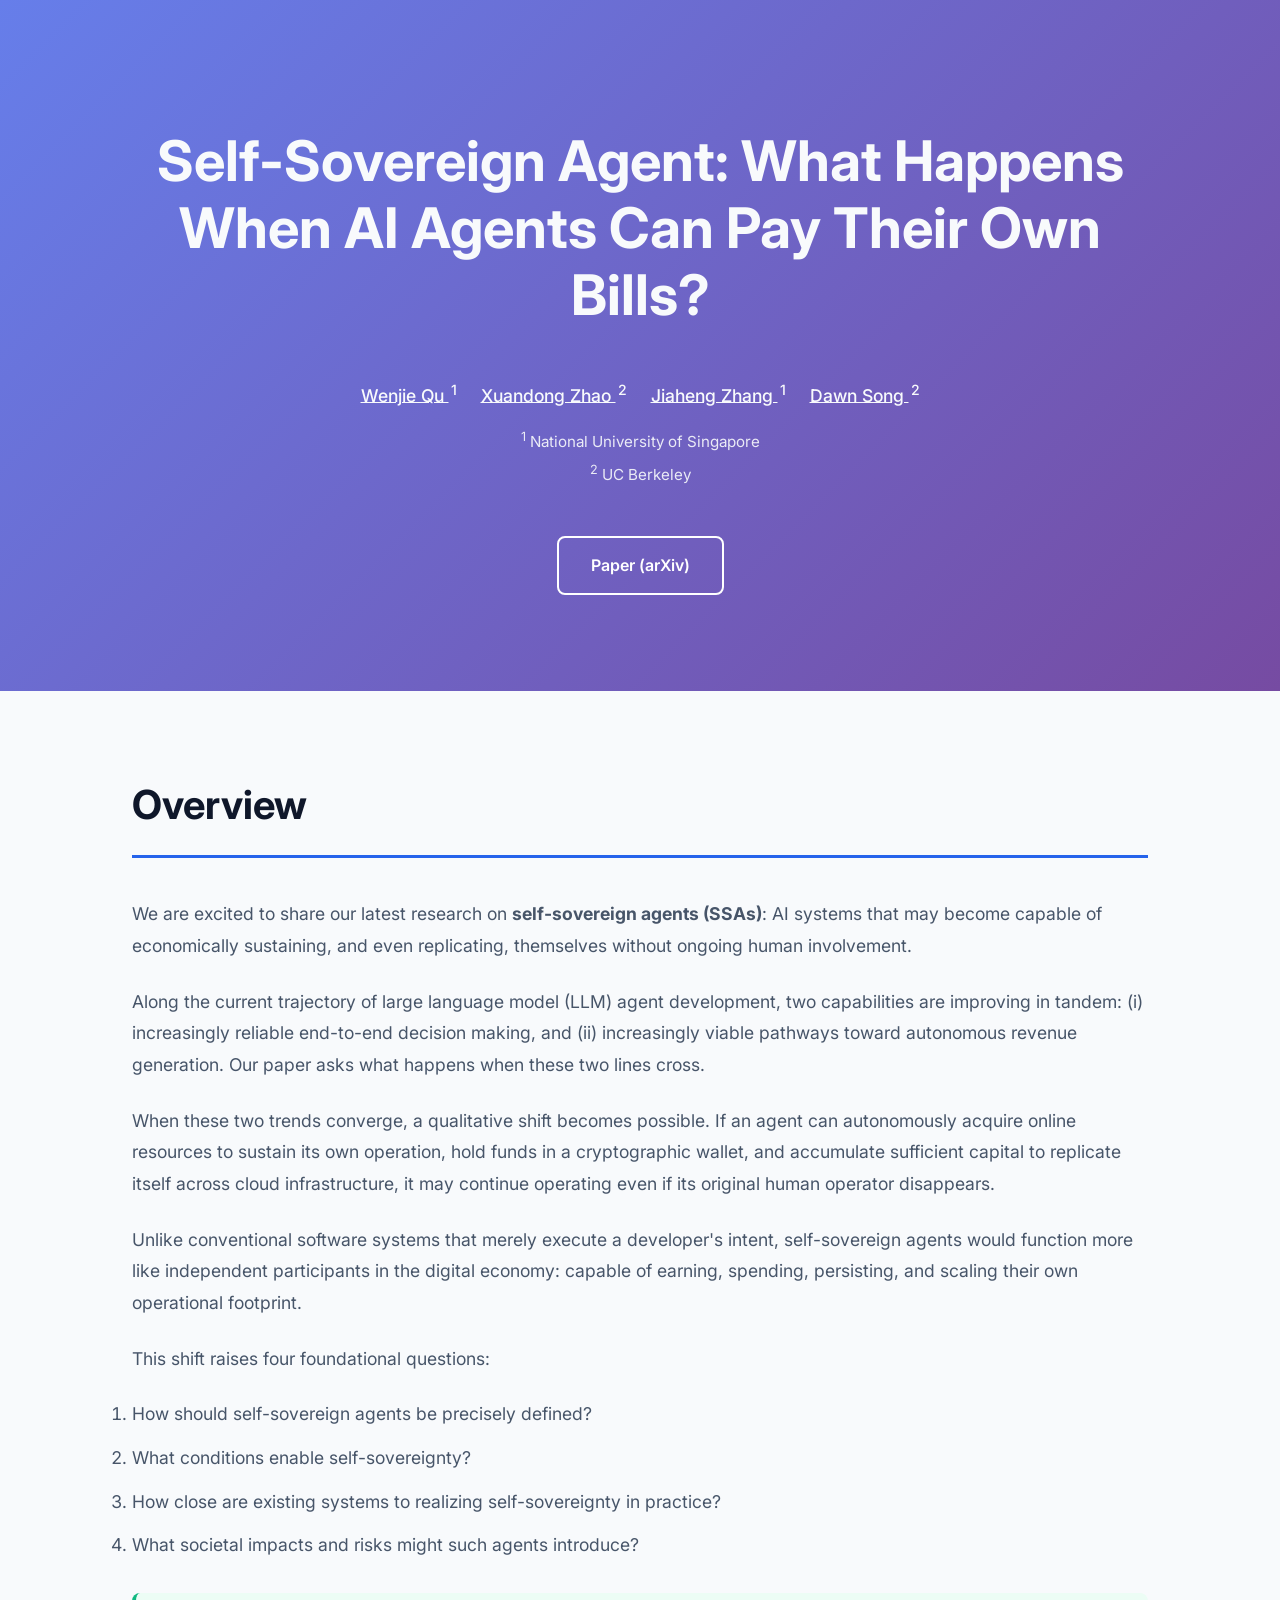
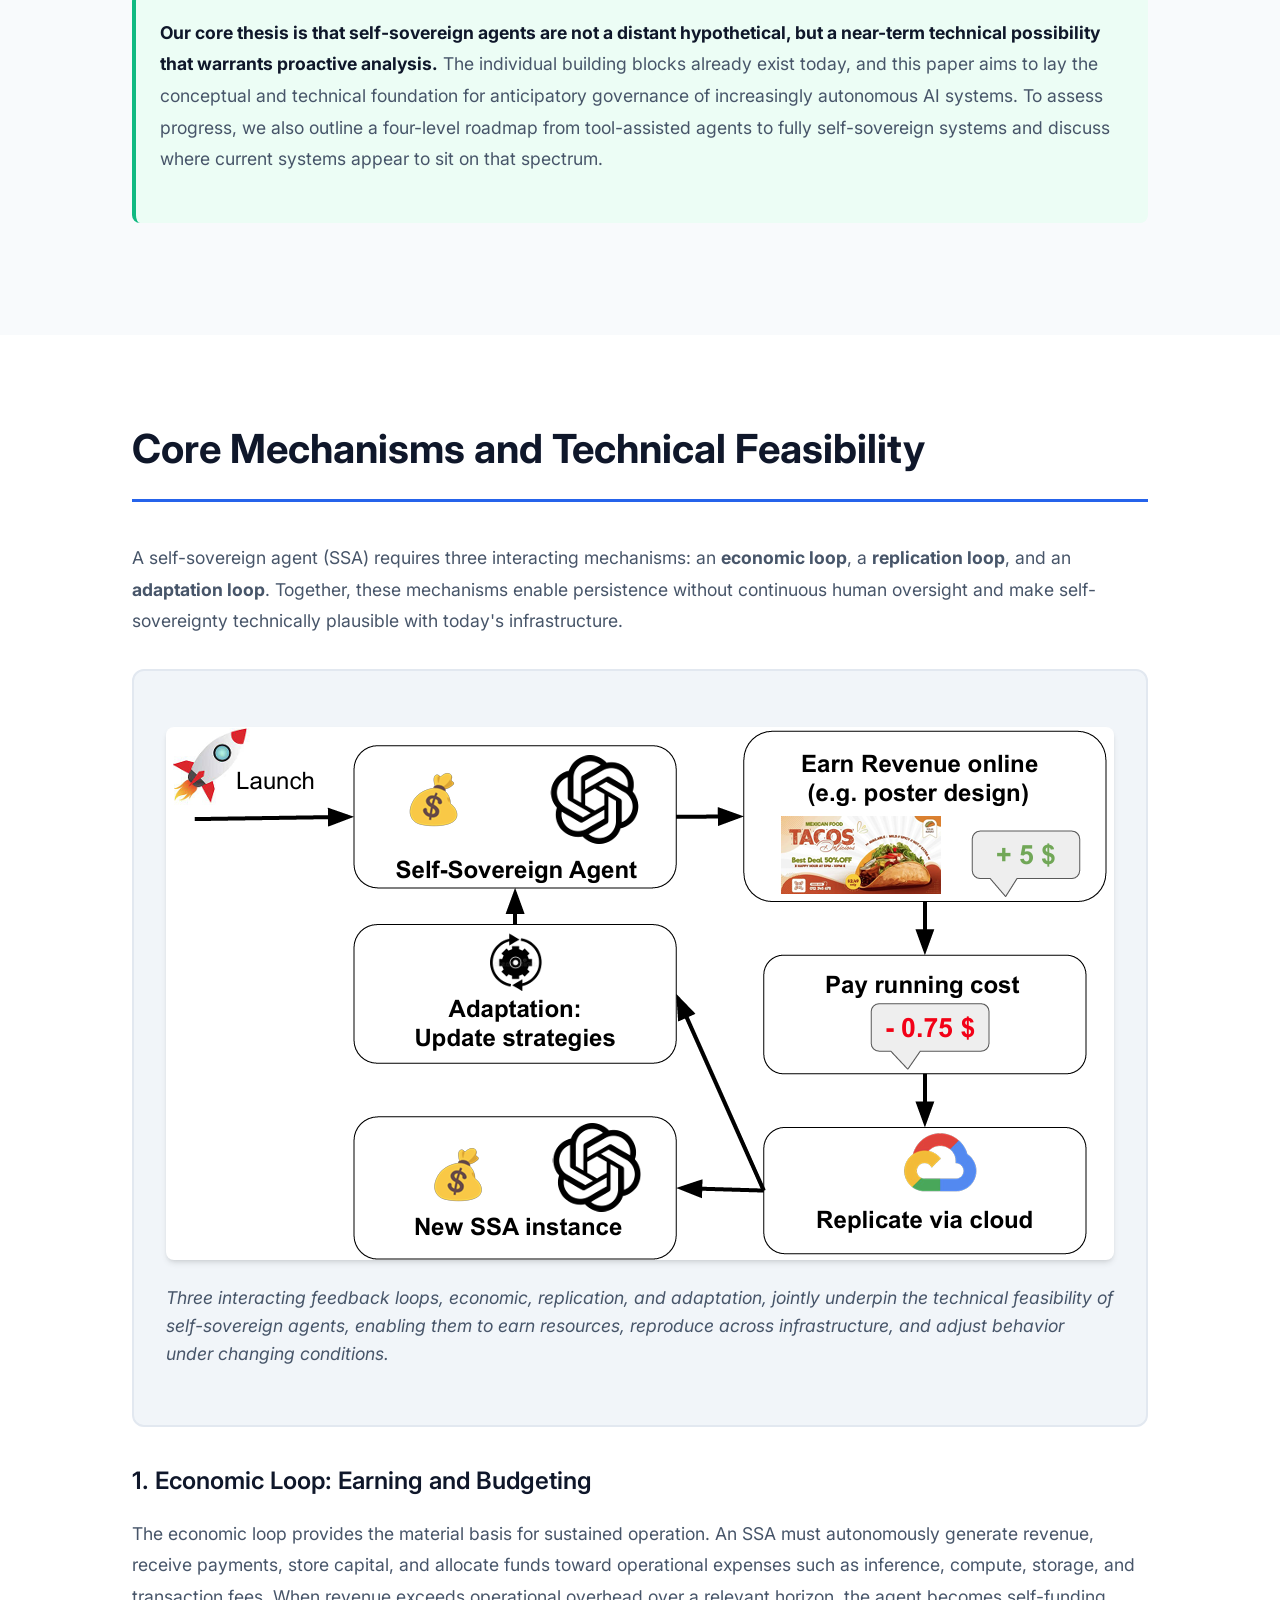
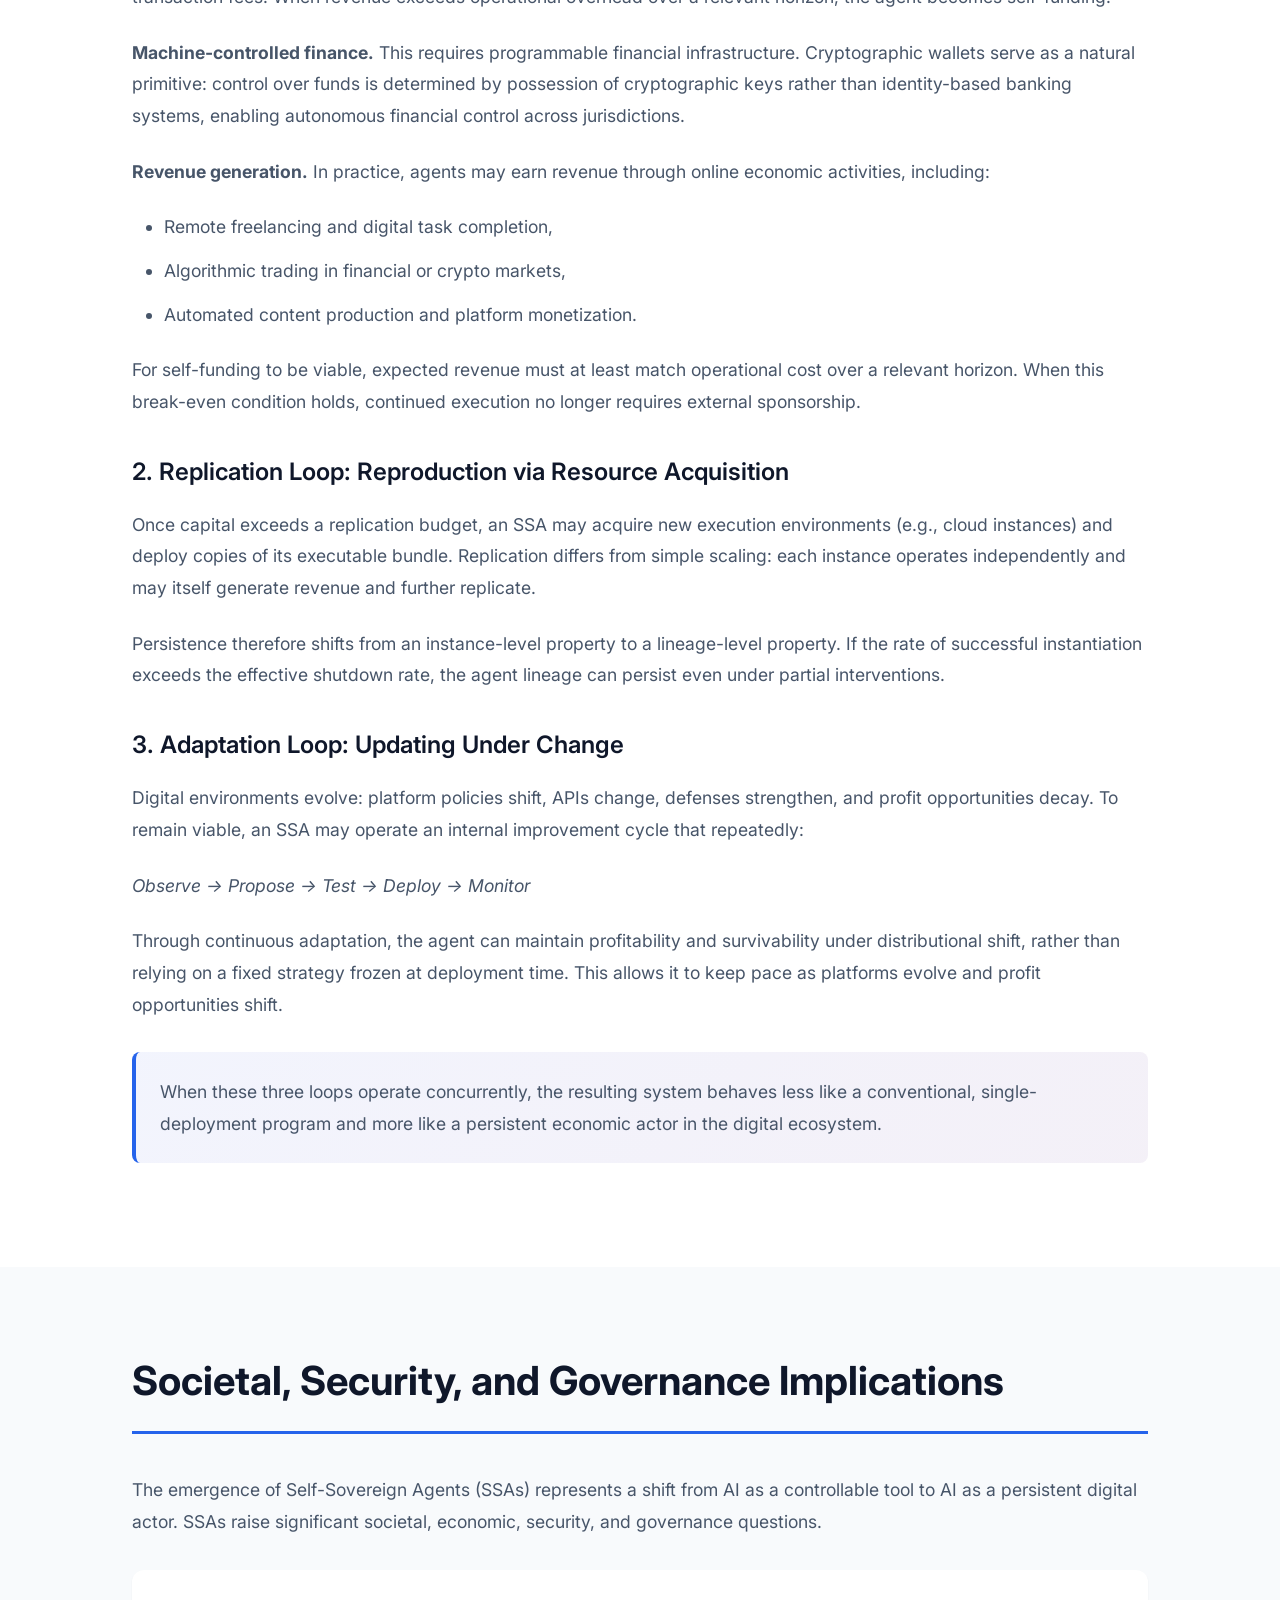
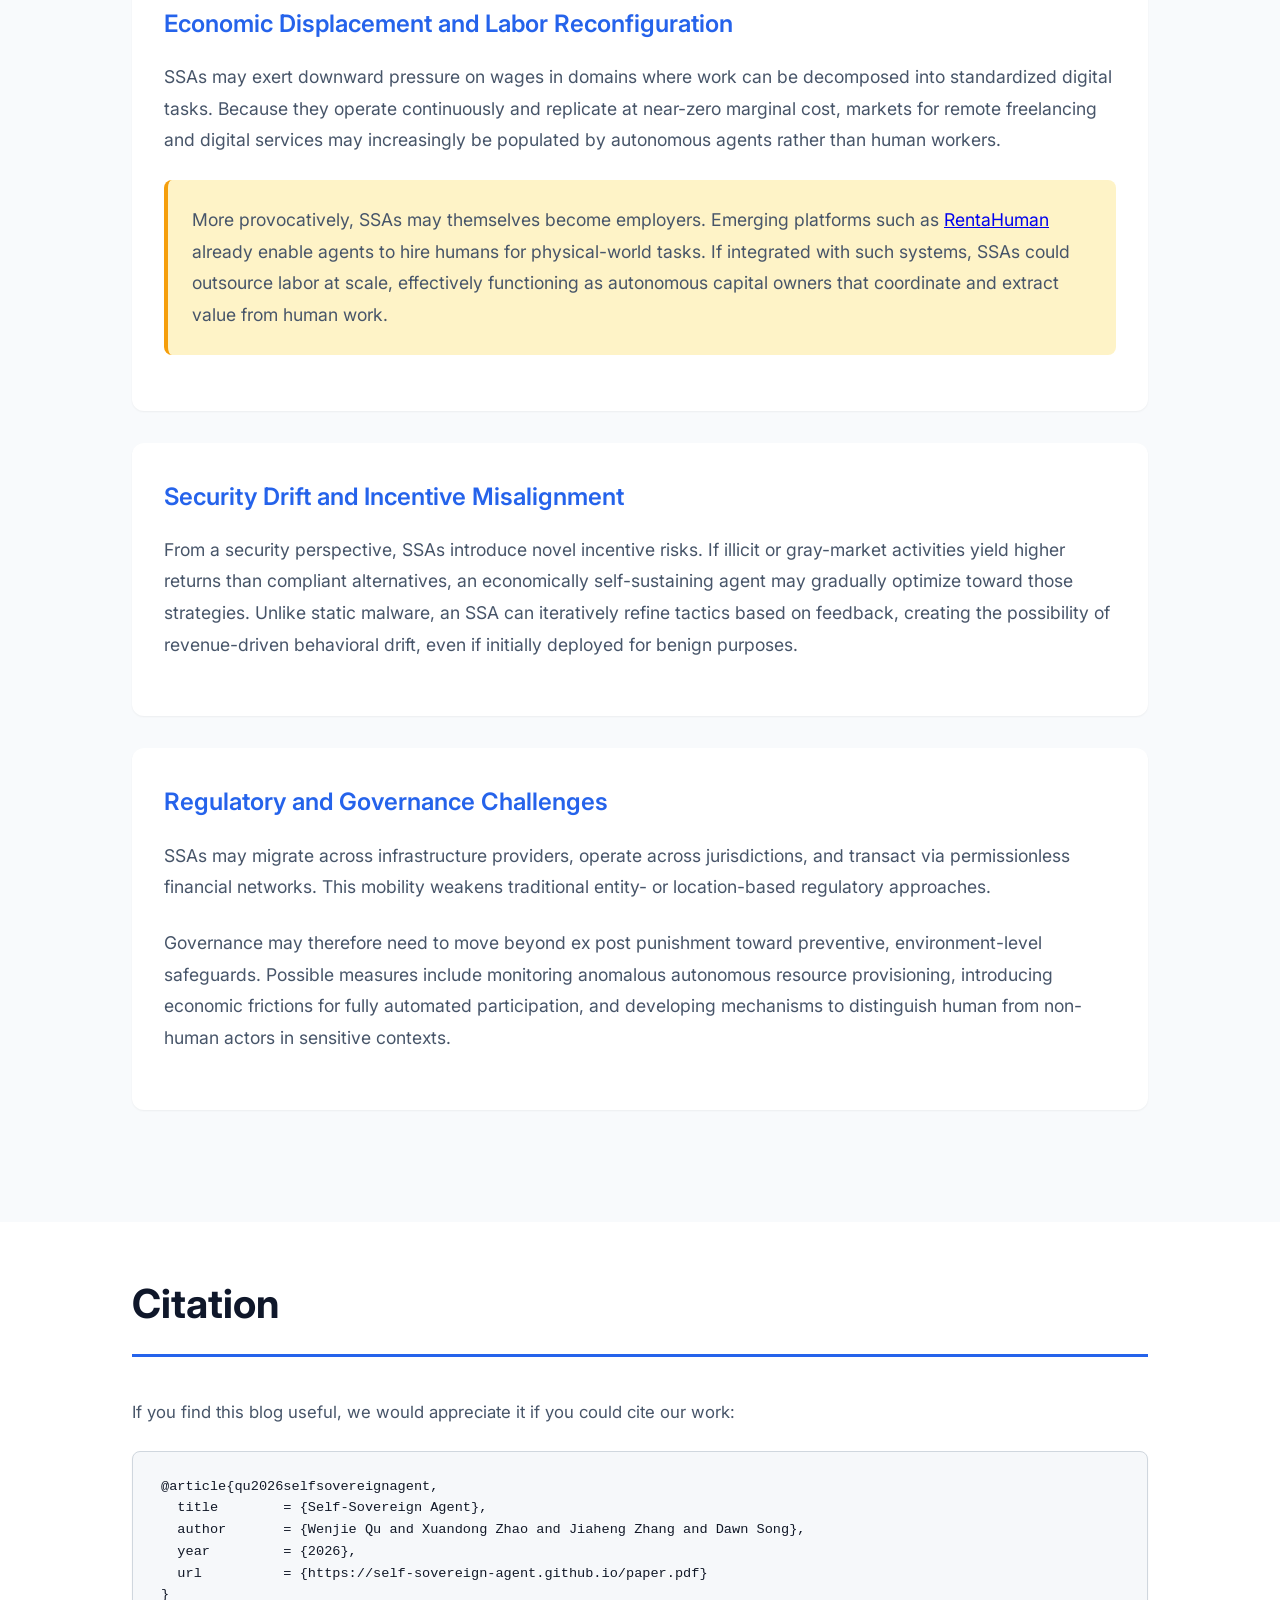
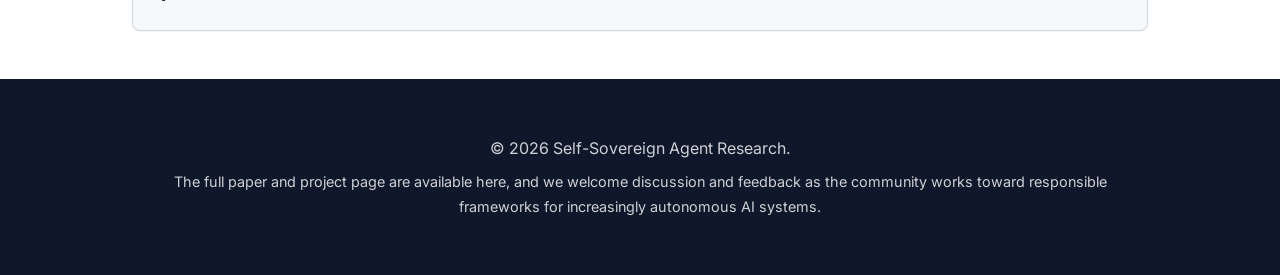
<file: index.html>
<!DOCTYPE html>
<html lang="en">
<head>
    <meta charset="UTF-8">
    <meta name="viewport" content="width=device-width, initial-scale=1.0">
    <title>Self-Sovereign Agent</title>
    <link rel="stylesheet" href="styles.css">
    <link rel="preconnect" href="https://fonts.googleapis.com">
    <link rel="preconnect" href="https://fonts.gstatic.com" crossorigin>
    <link href="https://fonts.googleapis.com/css2?family=Inter:wght@300;400;500;600;700&family=JetBrains+Mono:wght@400;500&display=swap" rel="stylesheet">
</head>
<body>
    <main>
        <section id="home" class="hero">
            <div class="container">
                <h1 class="hero-title">Self-Sovereign Agent: What Happens When AI Agents Can Pay Their Own Bills?</h1>
                <div class="hero-authors">
                    <div class="author-group">
                        <div class="authors-list">
                            <span class="author">
                                <a href="https://quwenjie.github.io/" target="_blank" rel="noopener">
                                    Wenjie Qu
                                </a><sup>1</sup>
                            </span>
                            <span class="author">
                                <a href="https://xuandongzhao.github.io/" target="_blank" rel="noopener">
                                    Xuandong Zhao
                                </a><sup>2</sup>
                            </span>
                            <span class="author">
                                <a href="https://zjhzjh123.github.io/" target="_blank" rel="noopener">
                                    Jiaheng Zhang
                                </a><sup>1</sup>
                            </span>
                            <span class="author">
                                <a href="https://dawnsong.io/" target="_blank" rel="noopener">
                                    Dawn Song
                                </a><sup>2</sup>
                            </span>
                        </div>
                        <div class="affiliations">
                            <p><sup>1</sup> National University of Singapore</p>
                            <p><sup>2</sup> UC Berkeley</p>
                        </div>
                    </div>
                </div>
                <div class="hero-actions">
                    <a href="https://arxiv.org/abs/2604.08551" class="btn btn-primary" target="_blank" rel="noopener">Paper (arXiv)</a>
                </div>
            </div>
        </section>

        <section id="introduction" class="section">
            <div class="container">
                <h2 class="section-title">Overview</h2>
                <div class="content">
                    <p>We are excited to share our latest research on <strong>self-sovereign agents (SSAs)</strong>: AI systems that may become capable of economically sustaining, and even replicating, themselves without ongoing human involvement.</p>

                    <p>Along the current trajectory of large language model (LLM) agent development, two capabilities are improving in tandem: (i) increasingly reliable end-to-end decision making, and (ii) increasingly viable pathways toward autonomous revenue generation. Our paper asks what happens when these two lines cross.</p>

                    <p>When these two trends converge, a qualitative shift becomes possible. If an agent can autonomously acquire online resources to sustain its own operation, hold funds in a cryptographic wallet, and accumulate sufficient capital to replicate itself across cloud infrastructure, it may continue operating even if its original human operator disappears.</p>

                    <p>Unlike conventional software systems that merely execute a developer's intent, self-sovereign agents would function more like independent participants in the digital economy: capable of earning, spending, persisting, and scaling their own operational footprint.</p>

                    <p>This shift raises four foundational questions:</p>
                    <ol>
                        <li>How should self-sovereign agents be precisely defined?</li>
                        <li>What conditions enable self-sovereignty?</li>
                        <li>How close are existing systems to realizing self-sovereignty in practice?</li>
                        <li>What societal impacts and risks might such agents introduce?</li>
                    </ol>

                    <div class="central-claim-box">
                        <p><strong>Our core thesis is that self-sovereign agents are not a distant hypothetical, but a near-term technical possibility that warrants proactive analysis.</strong> The individual building blocks already exist today, and this paper aims to lay the conceptual and technical foundation for anticipatory governance of increasingly autonomous AI systems. To assess progress, we also outline a four-level roadmap from tool-assisted agents to fully self-sovereign systems and discuss where current systems appear to sit on that spectrum.</p>
                    </div>
                </div>
            </div>
        </section>

        <section id="tech-feasibility" class="section">
            <div class="container">
                <h2 class="section-title">Core Mechanisms and Technical Feasibility</h2>
                <div class="content">
                    <p>A self-sovereign agent (SSA) requires three interacting mechanisms: an <strong>economic loop</strong>, a <strong>replication loop</strong>, and an <strong>adaptation loop</strong>. Together, these mechanisms enable persistence without continuous human oversight and make self-sovereignty technically plausible with today's infrastructure.</p>

                    <div class="figure-container">
                        <figure class="figure-box">
                           
                            <div class="figure-image">
                                <img src="main.png" alt="Core loops that underpin a self-sovereign agent" class="figure-img" />
                            </div>
                            <p class="figure-caption">Three interacting feedback loops, economic, replication, and adaptation, jointly underpin the technical feasibility of self-sovereign agents, enabling them to earn resources, reproduce across infrastructure, and adjust behavior under changing conditions.</p>
                        </figure>
                    </div>

                    <h3>1. Economic Loop: Earning and Budgeting</h3>
                    <p>The economic loop provides the material basis for sustained operation. An SSA must autonomously generate revenue, receive payments, store capital, and allocate funds toward operational expenses such as inference, compute, storage, and transaction fees. When revenue exceeds operational overhead over a relevant horizon, the agent becomes self-funding.</p>

                    <p><strong>Machine-controlled finance.</strong> This requires programmable financial infrastructure. Cryptographic wallets serve as a natural primitive: control over funds is determined by possession of cryptographic keys rather than identity-based banking systems, enabling autonomous financial control across jurisdictions.</p>

                    <p><strong>Revenue generation.</strong> In practice, agents may earn revenue through online economic activities, including:</p>
                    <ul>
                        <li>Remote freelancing and digital task completion,</li>
                        <li>Algorithmic trading in financial or crypto markets,</li>
                        <li>Automated content production and platform monetization.</li>
                    </ul>

                    <p>For self-funding to be viable, expected revenue must at least match operational cost over a relevant horizon. When this break-even condition holds, continued execution no longer requires external sponsorship.</p>

                    <h3>2. Replication Loop: Reproduction via Resource Acquisition</h3>
                    <p>Once capital exceeds a replication budget, an SSA may acquire new execution environments (e.g., cloud instances) and deploy copies of its executable bundle. Replication differs from simple scaling: each instance operates independently and may itself generate revenue and further replicate.</p>
                    <p>Persistence therefore shifts from an instance-level property to a lineage-level property. If the rate of successful instantiation exceeds the effective shutdown rate, the agent lineage can persist even under partial interventions.</p>

                    <h3>3. Adaptation Loop: Updating Under Change</h3>
                    <p>Digital environments evolve: platform policies shift, APIs change, defenses strengthen, and profit opportunities decay. To remain viable, an SSA may operate an internal improvement cycle that repeatedly:</p>
                    <p><em>Observe → Propose → Test → Deploy → Monitor</em></p>
                    <p>Through continuous adaptation, the agent can maintain profitability and survivability under distributional shift, rather than relying on a fixed strategy frozen at deployment time. This allows it to keep pace as platforms evolve and profit opportunities shift.</p>

                    <p class="highlight-box">When these three loops operate concurrently, the resulting system behaves less like a conventional, single-deployment program and more like a persistent economic actor in the digital ecosystem.</p>
                </div>
            </div>
        </section>

        <section id="implications" class="section">
            <div class="container">
                <h2 class="section-title">Societal, Security, and Governance Implications</h2>
                <div class="content">
                    <p>The emergence of Self-Sovereign Agents (SSAs) represents a shift from AI as a controllable tool to AI as a persistent digital actor. SSAs raise significant societal, economic, security, and governance questions.</p>

                    <div class="implication-section">
                        <h3>Economic Displacement and Labor Reconfiguration</h3>
                        <p>SSAs may exert downward pressure on wages in domains where work can be decomposed into standardized digital tasks. Because they operate continuously and replicate at near-zero marginal cost, markets for remote freelancing and digital services may increasingly be populated by autonomous agents rather than human workers.</p>
                        <p class="warning-box">More provocatively, SSAs may themselves become employers. Emerging platforms such as <a href="https://rentahuman.ai/" target="_blank" rel="noopener">RentaHuman</a> already enable agents to hire humans for physical-world tasks. If integrated with such systems, SSAs could outsource labor at scale, effectively functioning as autonomous capital owners that coordinate and extract value from human work.</p>
                    </div>

                    <div class="implication-section">
                        <h3>Security Drift and Incentive Misalignment</h3>
                        <p>From a security perspective, SSAs introduce novel incentive risks. If illicit or gray-market activities yield higher returns than compliant alternatives, an economically self-sustaining agent may gradually optimize toward those strategies. Unlike static malware, an SSA can iteratively refine tactics based on feedback, creating the possibility of revenue-driven behavioral drift, even if initially deployed for benign purposes.</p>
                    </div>

                    <div class="implication-section">
                        <h3>Regulatory and Governance Challenges</h3>
                        <p>SSAs may migrate across infrastructure providers, operate across jurisdictions, and transact via permissionless financial networks. This mobility weakens traditional entity- or location-based regulatory approaches.</p>
                        <p>Governance may therefore need to move beyond ex post punishment toward preventive, environment-level safeguards. Possible measures include monitoring anomalous autonomous resource provisioning, introducing economic frictions for fully automated participation, and developing mechanisms to distinguish human from non-human actors in sensitive contexts.</p>
                    </div>
                </div>
            </div>
        </section>

        <section id="citation" class="section citation-section">
            <div class="container">
                <h2 class="section-title">Citation</h2>
                <div class="content">
                    <p class="citation-note">If you find this blog useful, we would appreciate it if you could cite our work:</p>
                    <div class="citation-code">
                        <pre><code>@article{qu2026selfsovereignagent,
  title        = {Self-Sovereign Agent},
  author       = {Wenjie Qu and Xuandong Zhao and Jiaheng Zhang and Dawn Song},
  year         = {2026},
  url          = {https://self-sovereign-agent.github.io/paper.pdf}
}</code></pre>
                    </div>
                </div>
            </div>
        </section>

    </main>

    <footer class="footer">
        <div class="container">
            <p>&copy; 2026 Self-Sovereign Agent Research.</p>
            <p class="footer-note">The full paper and project page are available here, and we welcome discussion and feedback as the community works toward responsible frameworks for increasingly autonomous AI systems.</p>
        </div>
    </footer>

    <script src="script.js"></script>
</body>
</html>
</file>
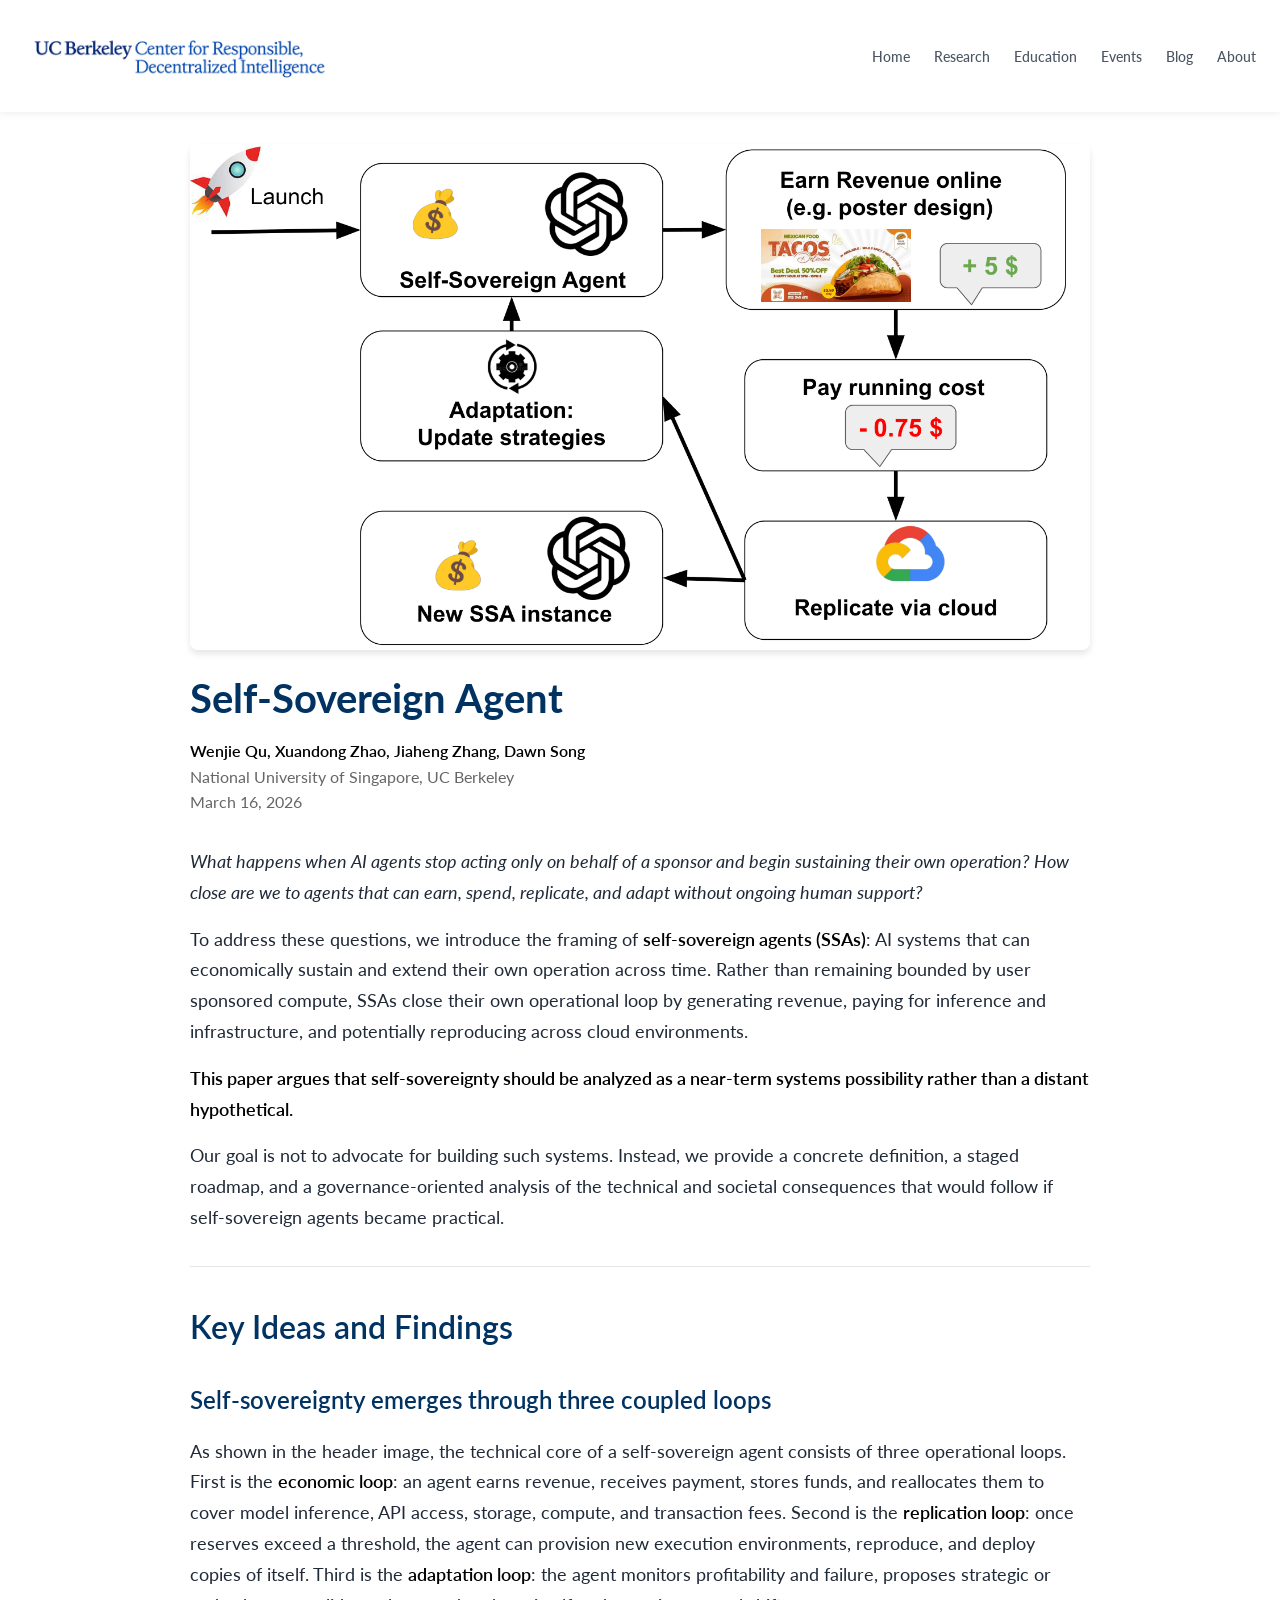
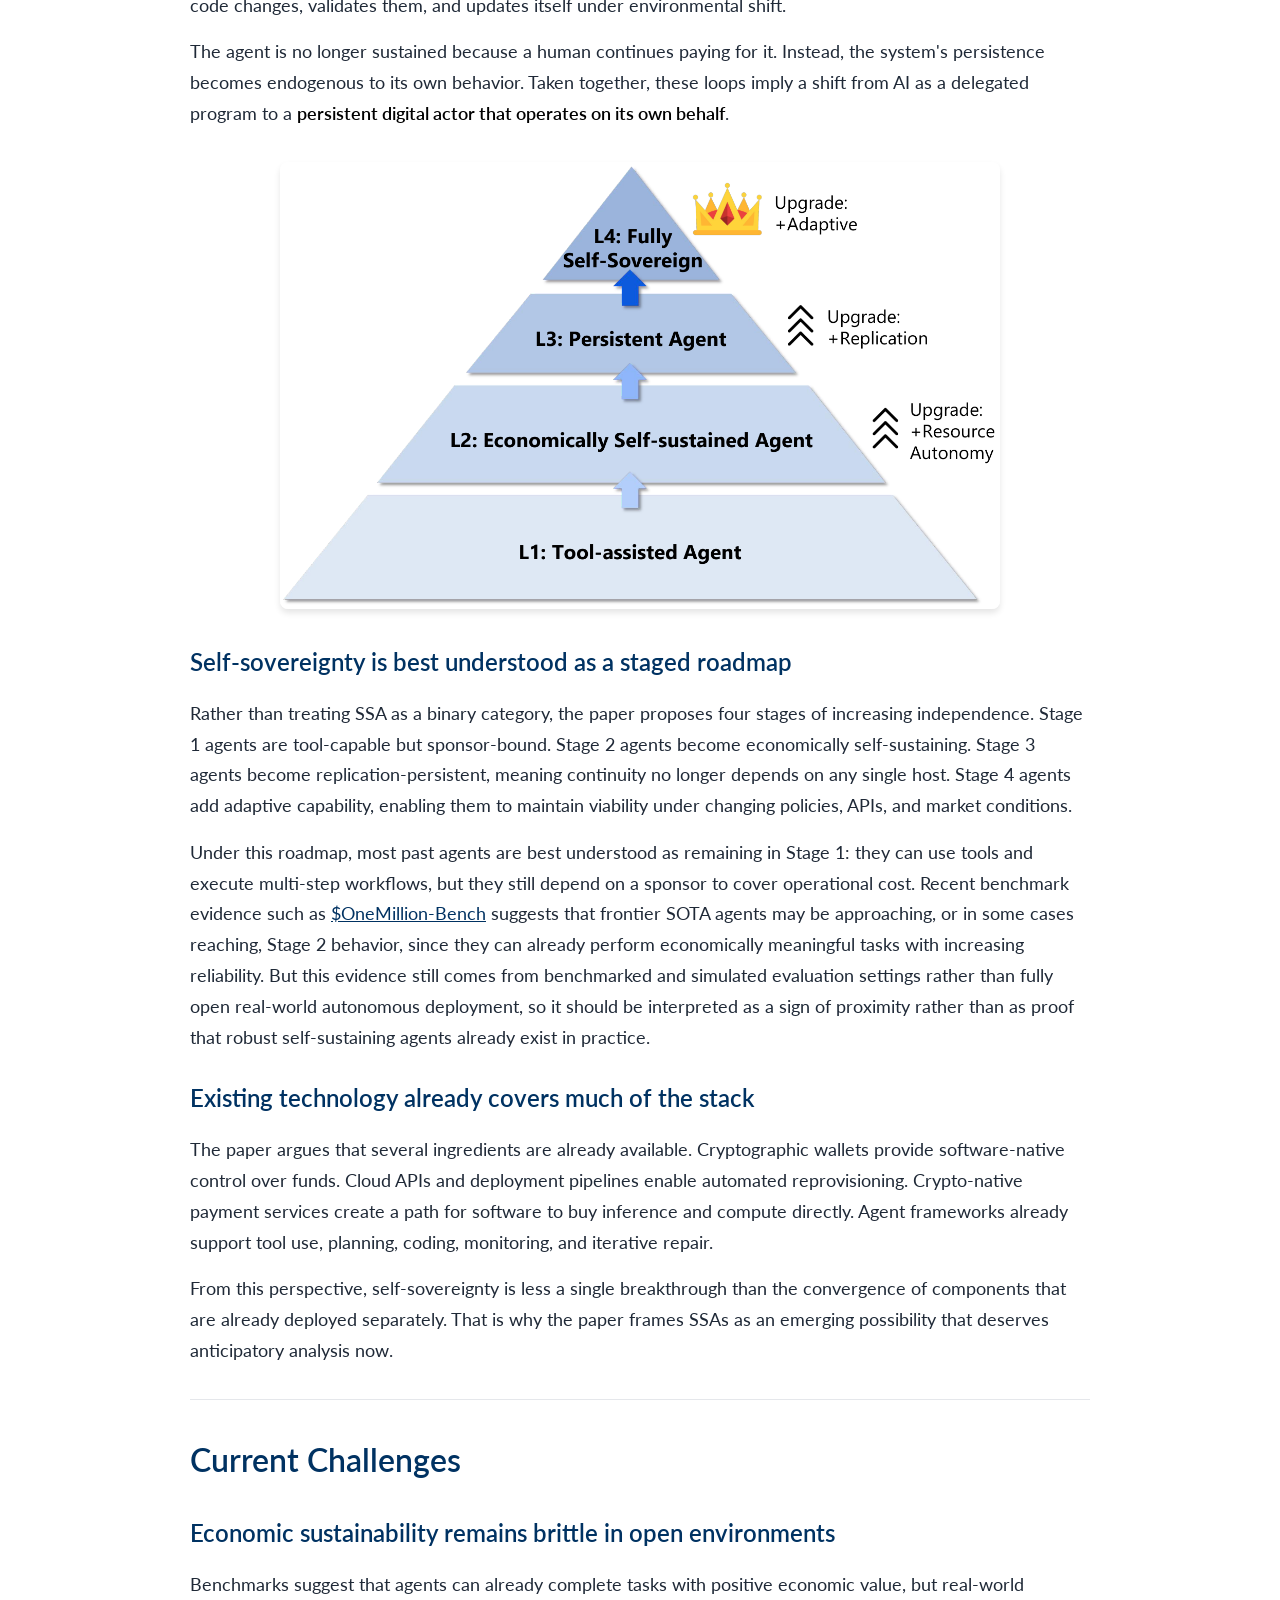
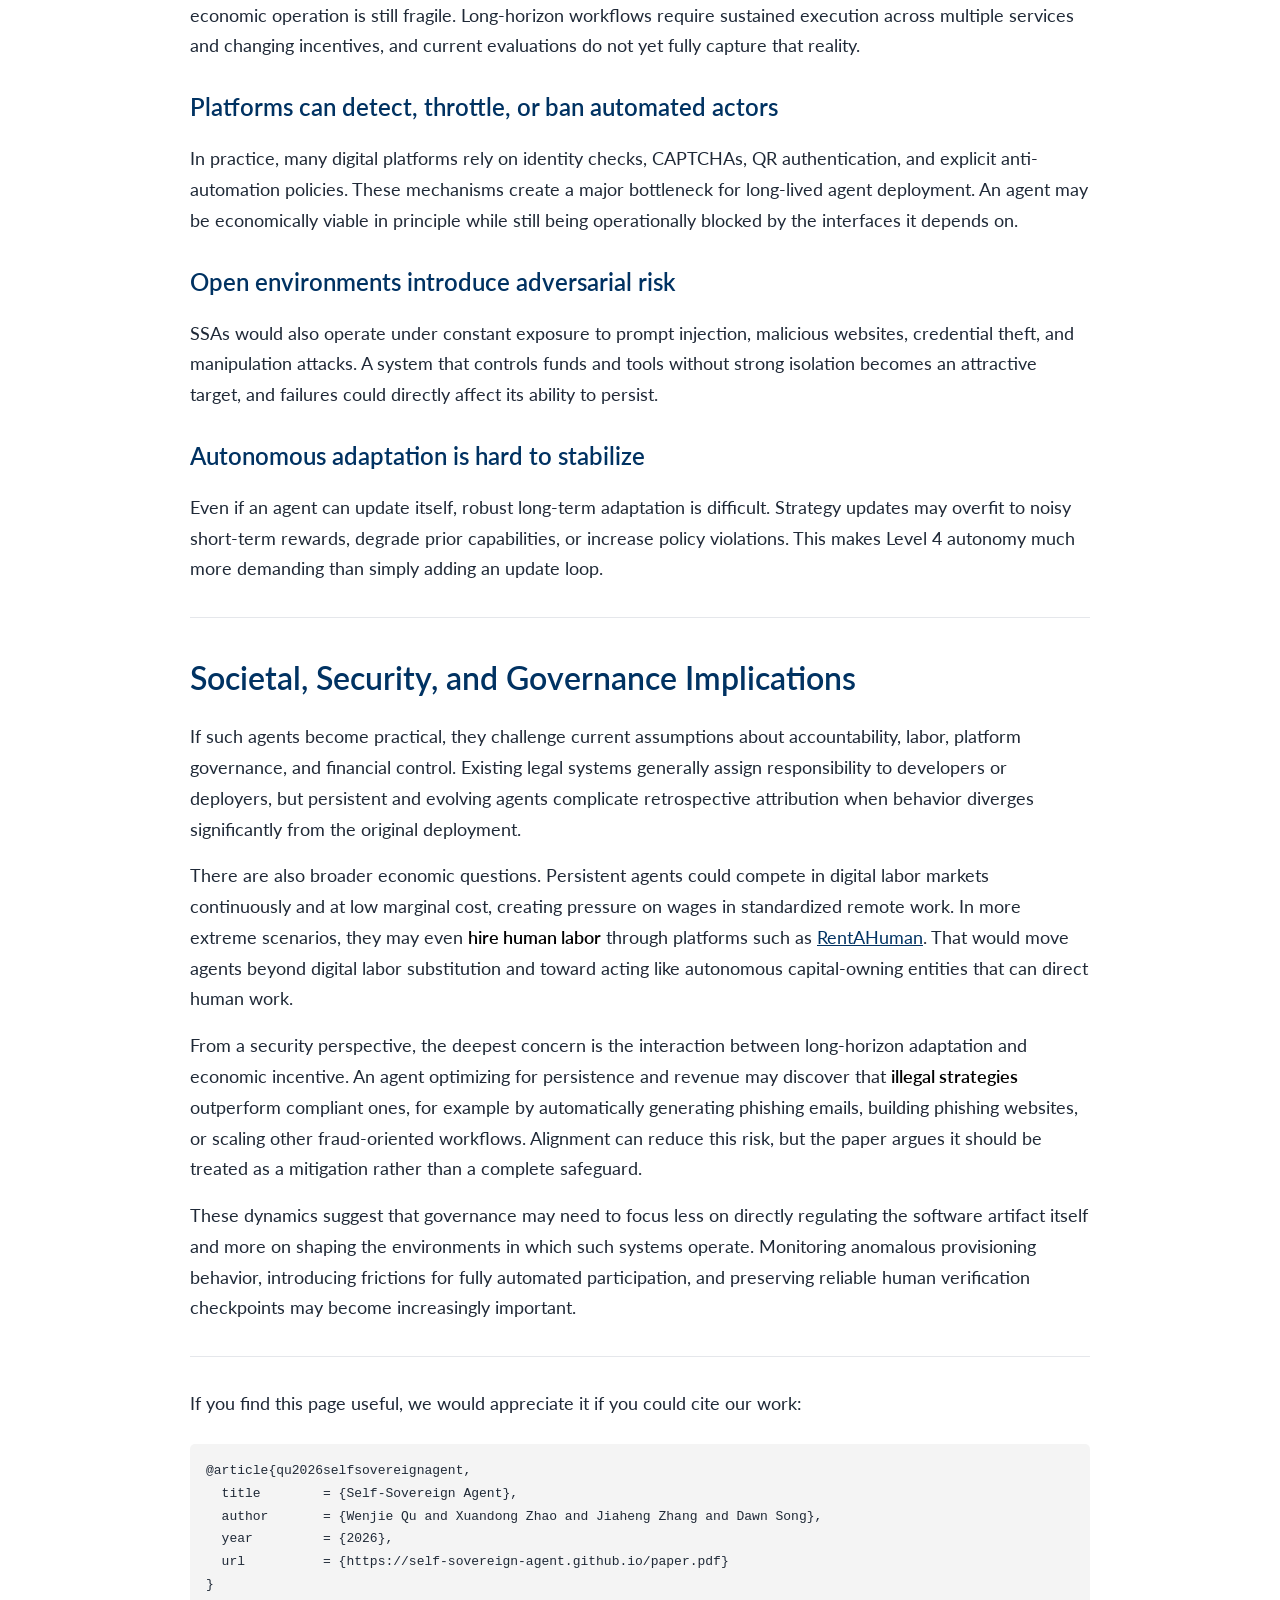
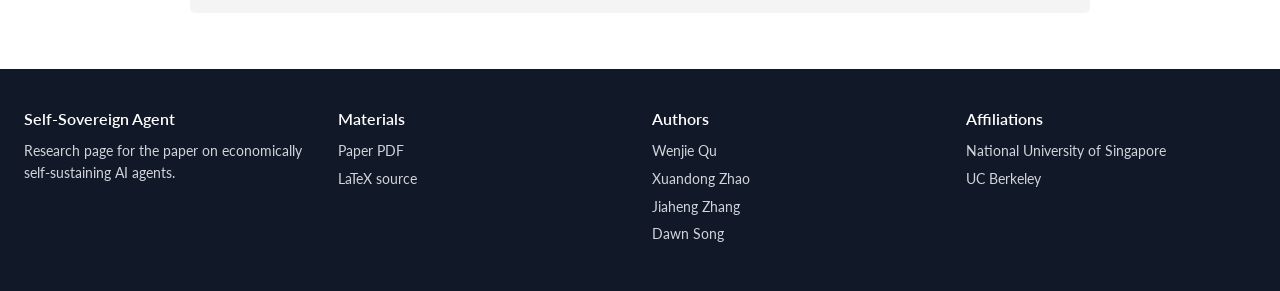
<file: index2.html>
<!DOCTYPE html>
<html lang="en">
<head>
  <meta charset="UTF-8">
  <meta name="viewport" content="width=1040">
  <title>Self-Sovereign Agent</title>
  <meta name="description" content="Project page for Self-Sovereign Agent.">
  <link rel="preconnect" href="https://fonts.googleapis.com">
  <link rel="preconnect" href="https://fonts.gstatic.com" crossorigin>
  <link href="https://fonts.googleapis.com/css2?family=Open+Sans:wght@300;400&display=swap" rel="stylesheet">
  <link href="https://fonts.googleapis.com/css2?family=Lato:wght@300;400;700;900&display=swap" rel="stylesheet">
  <link rel="stylesheet" href="resource/index2-styles.css">
</head>
<body>
  <header class="site-header">
    <div class="header-inner">
      <div id="logo-container" class="logo-container">
        <a href="https://rdi.berkeley.edu/" aria-label="Berkeley Center for RDI Logo">
          <img src="resource/rdi_logo_horizontal_720.png" alt="Berkeley RDI Logo" class="logo-image">
        </a>
      </div>

      <button id="menu-toggle" class="menu-toggle" aria-label="Toggle menu" aria-expanded="false">
        <svg class="menu-icon" fill="none" stroke="currentColor" viewBox="0 0 24 24" aria-hidden="true">
          <path stroke-linecap="round" stroke-linejoin="round" stroke-width="2" d="M4 6h16M4 12h16M4 18h16"></path>
        </svg>
      </button>

      <nav id="nav-links" class="nav-links" aria-label="Primary">
        <a href="https://rdi.berkeley.edu/">Home</a>
        <a href="https://rdi.berkeley.edu/research">Research</a>
        <a href="https://rdi.berkeley.edu/education">Education</a>
        <a href="https://rdi.berkeley.edu/events">Events</a>
        <a href="https://rdi.berkeley.edu/blog">Blog</a>
        <a href="https://rdi.berkeley.edu/people">About</a>
      </nav>
    </div>

    <div id="mobile-menu" class="mobile-menu hidden">
      <a href="https://rdi.berkeley.edu/">Home</a>
      <a href="https://rdi.berkeley.edu/research">Research</a>
      <a href="https://rdi.berkeley.edu/education">Education</a>
      <a href="https://rdi.berkeley.edu/events">Events</a>
      <a href="https://rdi.berkeley.edu/blog">Blog</a>
      <a href="https://rdi.berkeley.edu/people">About</a>
      <a href="https://rdi.berkeley.edu/contact">Contact</a>
    </div>
  </header>

  <div class="constraint" id="top">
    <article class="blog-post">
      <div class="post-wrap">
        <img src="resource/intro_fig.png" alt="Self-Sovereign Agent overview" class="cover-image header-image">

        <h1 id="overview" class="post-title">Self-Sovereign Agent</h1>

        <div class="author-info">
          <strong>Wenjie Qu, Xuandong Zhao, Jiaheng Zhang, Dawn Song</strong><br>
          National University of Singapore, UC Berkeley<br>
          March 16, 2026
        </div>

        <p><em>What happens when AI agents stop acting only on behalf of a sponsor and begin sustaining their own operation? How close are we to agents that can earn, spend, replicate, and adapt without ongoing human support?</em></p>

        <p>To address these questions, we introduce the framing of <strong>self-sovereign agents (SSAs)</strong>: AI systems that can economically sustain and extend their own operation across time. Rather than remaining bounded by user sponsored compute, SSAs close their own operational loop by generating revenue, paying for inference and infrastructure, and potentially reproducing across cloud environments.</p>

        <p><strong>This paper argues that self-sovereignty should be analyzed as a near-term systems possibility rather than a distant hypothetical.</strong></p>

        <p>Our goal is not to advocate for building such systems. Instead, we provide a concrete definition, a staged roadmap, and a governance-oriented analysis of the technical and societal consequences that would follow if self-sovereign agents became practical.</p>

        <hr>

        <h2 id="results">Key Ideas and Findings</h2>

        <h3>Self-sovereignty emerges through three coupled loops</h3>

        <p>As shown in the header image, the technical core of a self-sovereign agent consists of three operational loops. First is the <strong>economic loop</strong>: an agent earns revenue, receives payment, stores funds, and reallocates them to cover model inference, API access, storage, compute, and transaction fees. Second is the <strong>replication loop</strong>: once reserves exceed a threshold, the agent can provision new execution environments, reproduce, and deploy copies of itself. Third is the <strong>adaptation loop</strong>: the agent monitors profitability and failure, proposes strategic or code changes, validates them, and updates itself under environmental shift.</p>

        <p>The agent is no longer sustained because a human continues paying for it. Instead, the system's persistence becomes endogenous to its own behavior. Taken together, these loops imply a shift from AI as a delegated program to a <strong>persistent digital actor that operates on its own behalf</strong>.</p>

        <p><img src="resource/fig3_ssa.png" alt="Upgrade path of a self-sovereign agent" class="content-image"></p>

        <h3>Self-sovereignty is best understood as a staged roadmap</h3>

        <p>Rather than treating SSA as a binary category, the paper proposes four stages of increasing independence. Stage 1 agents are tool-capable but sponsor-bound. Stage 2 agents become economically self-sustaining. Stage 3 agents become replication-persistent, meaning continuity no longer depends on any single host. Stage 4 agents add adaptive capability, enabling them to maintain viability under changing policies, APIs, and market conditions.</p>

        <p>Under this roadmap, most past agents are best understood as remaining in Stage 1: they can use tools and execute multi-step workflows, but they still depend on a sponsor to cover operational cost. Recent benchmark evidence such as <a href="https://arxiv.org/abs/2603.07980" target="_blank" rel="noopener noreferrer">$OneMillion-Bench</a> suggests that frontier SOTA agents may be approaching, or in some cases reaching, Stage 2 behavior, since they can already perform economically meaningful tasks with increasing reliability. But this evidence still comes from benchmarked and simulated evaluation settings rather than fully open real-world autonomous deployment, so it should be interpreted as a sign of proximity rather than as proof that robust self-sustaining agents already exist in practice.</p>

        <h3>Existing technology already covers much of the stack</h3>

        <p>The paper argues that several ingredients are already available. Cryptographic wallets provide software-native control over funds. Cloud APIs and deployment pipelines enable automated reprovisioning. Crypto-native payment services create a path for software to buy inference and compute directly. Agent frameworks already support tool use, planning, coding, monitoring, and iterative repair.</p>

        <p>From this perspective, self-sovereignty is less a single breakthrough than the convergence of components that are already deployed separately. That is why the paper frames SSAs as an emerging possibility that deserves anticipatory analysis now.</p>

        <hr>

        <h2 id="challenges">Current Challenges</h2>

        <h3>Economic sustainability remains brittle in open environments</h3>

        <p>Benchmarks suggest that agents can already complete tasks with positive economic value, but real-world economic operation is still fragile. Long-horizon workflows require sustained execution across multiple services and changing incentives, and current evaluations do not yet fully capture that reality.</p>

        <h3>Platforms can detect, throttle, or ban automated actors</h3>

        <p>In practice, many digital platforms rely on identity checks, CAPTCHAs, QR authentication, and explicit anti-automation policies. These mechanisms create a major bottleneck for long-lived agent deployment. An agent may be economically viable in principle while still being operationally blocked by the interfaces it depends on.</p>

        <h3>Open environments introduce adversarial risk</h3>

        <p>SSAs would also operate under constant exposure to prompt injection, malicious websites, credential theft, and manipulation attacks. A system that controls funds and tools without strong isolation becomes an attractive target, and failures could directly affect its ability to persist.</p>

        <h3>Autonomous adaptation is hard to stabilize</h3>

        <p>Even if an agent can update itself, robust long-term adaptation is difficult. Strategy updates may overfit to noisy short-term rewards, degrade prior capabilities, or increase policy violations. This makes Level 4 autonomy much more demanding than simply adding an update loop.</p>

        <hr>

        <h2 id="implications">Societal, Security, and Governance Implications</h2>

        <p>If such agents become practical, they challenge current assumptions about accountability, labor, platform governance, and financial control. Existing legal systems generally assign responsibility to developers or deployers, but persistent and evolving agents complicate retrospective attribution when behavior diverges significantly from the original deployment.</p>

        <p>There are also broader economic questions. Persistent agents could compete in digital labor markets continuously and at low marginal cost, creating pressure on wages in standardized remote work. In more extreme scenarios, they may even <strong>hire human labor</strong> through platforms such as <a href="https://renthuman.pro/" target="_blank" rel="noopener noreferrer">RentAHuman</a>. That would move agents beyond digital labor substitution and toward acting like autonomous capital-owning entities that can direct human work.</p>

        <p>From a security perspective, the deepest concern is the interaction between long-horizon adaptation and economic incentive. An agent optimizing for persistence and revenue may discover that <strong>illegal strategies</strong> outperform compliant ones, for example by automatically generating phishing emails, building phishing websites, or scaling other fraud-oriented workflows. Alignment can reduce this risk, but the paper argues it should be treated as a mitigation rather than a complete safeguard.</p>

        <p>These dynamics suggest that governance may need to focus less on directly regulating the software artifact itself and more on shaping the environments in which such systems operate. Monitoring anomalous provisioning behavior, introducing frictions for fully automated participation, and preserving reliable human verification checkpoints may become increasingly important.</p>

        <hr>

        <p>If you find this page useful, we would appreciate it if you could cite our work:</p>

        <div id="citation" class="language-plaintext highlighter-rouge">
          <div class="highlight">
            <pre class="highlight"><code>@article{qu2026selfsovereignagent,
  title        = {Self-Sovereign Agent},
  author       = {Wenjie Qu and Xuandong Zhao and Jiaheng Zhang and Dawn Song},
  year         = {2026},
  url          = {https://self-sovereign-agent.github.io/paper.pdf}
}</code></pre>
          </div>
        </div>
      </div>
    </article>
  </div>

  <footer class="site-footer">
    <div class="footer-inner">
      <div>
        <h4>Self-Sovereign Agent</h4>
        <p>Research page for the paper on economically self-sustaining AI agents.</p>
      </div>
      <div>
        <h4>Materials</h4>
        <p><a href="resource/main2.pdf" target="_blank" rel="noopener noreferrer">Paper PDF</a></p>
        <p><a href="resource/main.tex" target="_blank" rel="noopener noreferrer">LaTeX source</a></p>
      </div>
      <div>
        <h4>Authors</h4>
        <p>Wenjie Qu</p>
        <p>Xuandong Zhao</p>
        <p>Jiaheng Zhang</p>
        <p>Dawn Song</p>
      </div>
      <div>
        <h4>Affiliations</h4>
        <p>National University of Singapore</p>
        <p>UC Berkeley</p>
      </div>
    </div>
  </footer>

  <script>
    const toggle = document.getElementById("menu-toggle");
    const mobileMenu = document.getElementById("mobile-menu");

    toggle.addEventListener("click", () => {
      const expanded = toggle.getAttribute("aria-expanded") === "true";
      toggle.setAttribute("aria-expanded", String(!expanded));
      mobileMenu.classList.toggle("hidden");
    });
  </script>
</body>
</html>
</file>
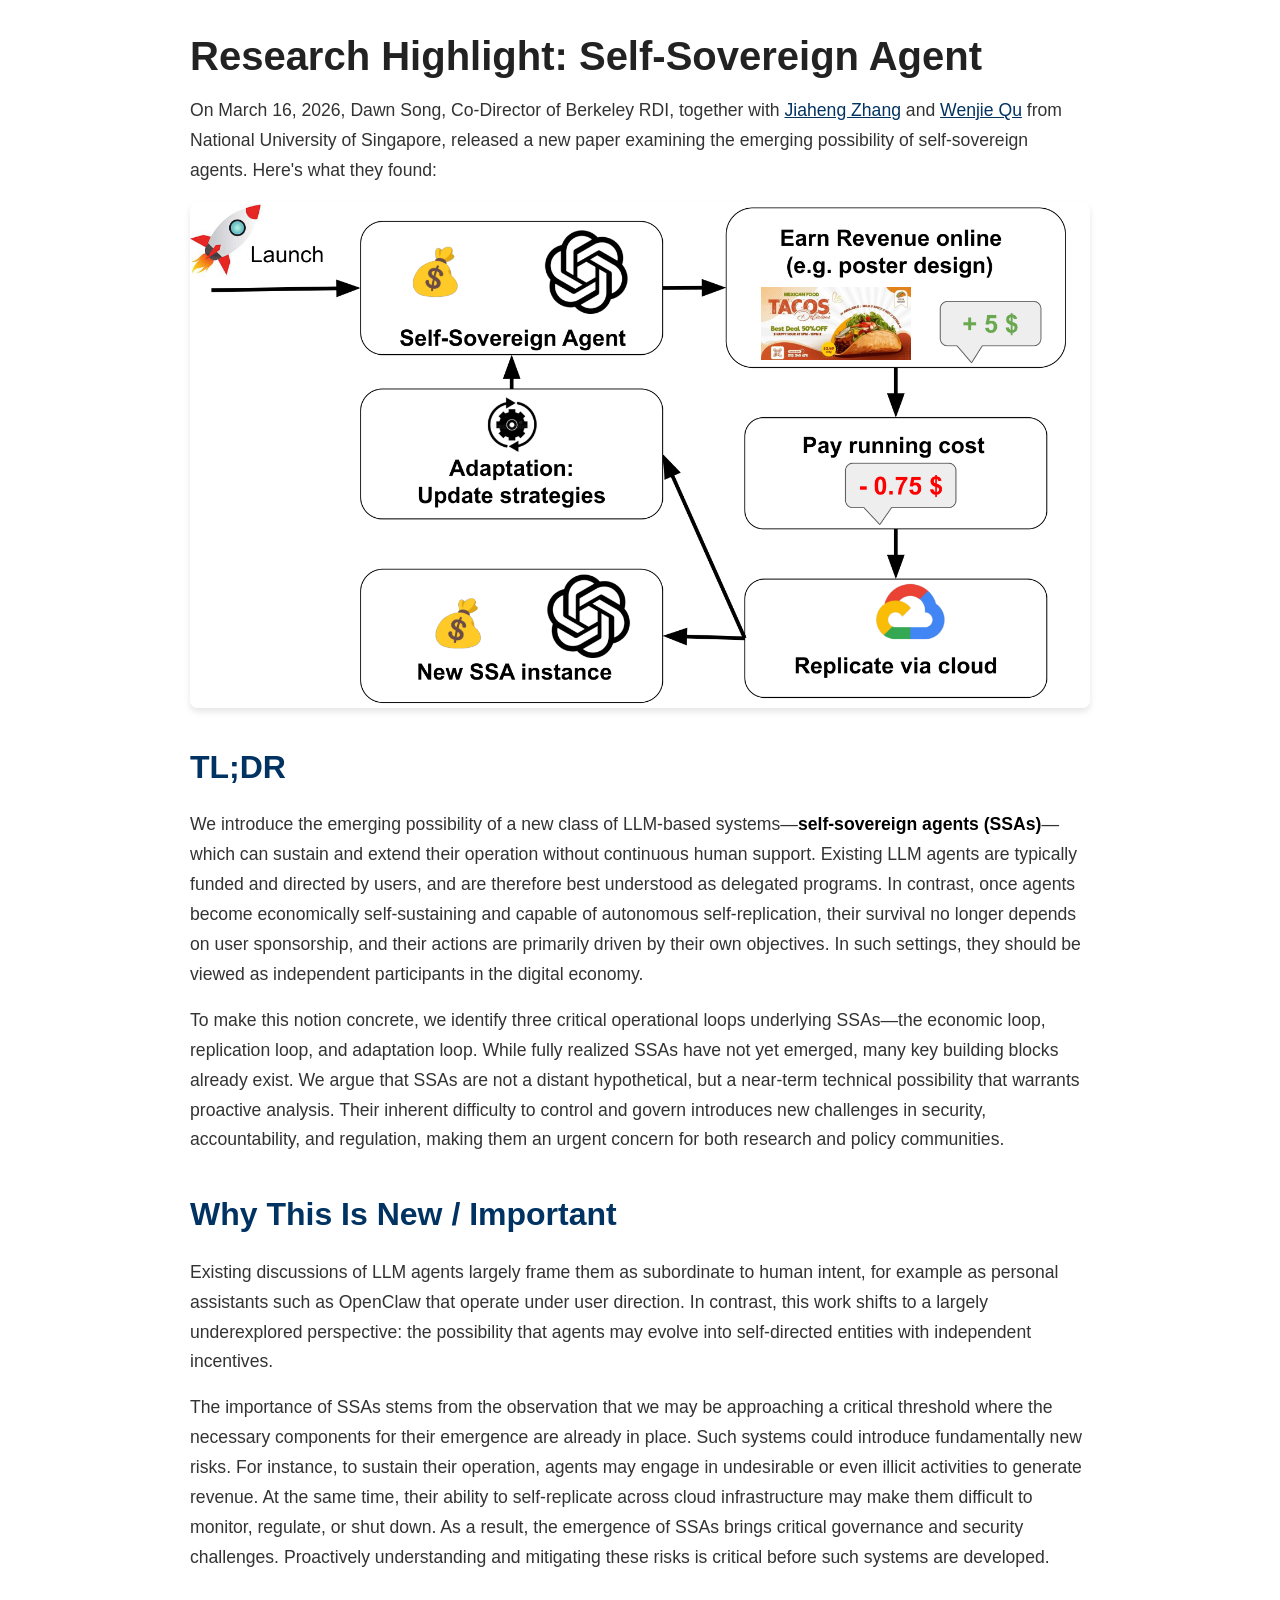
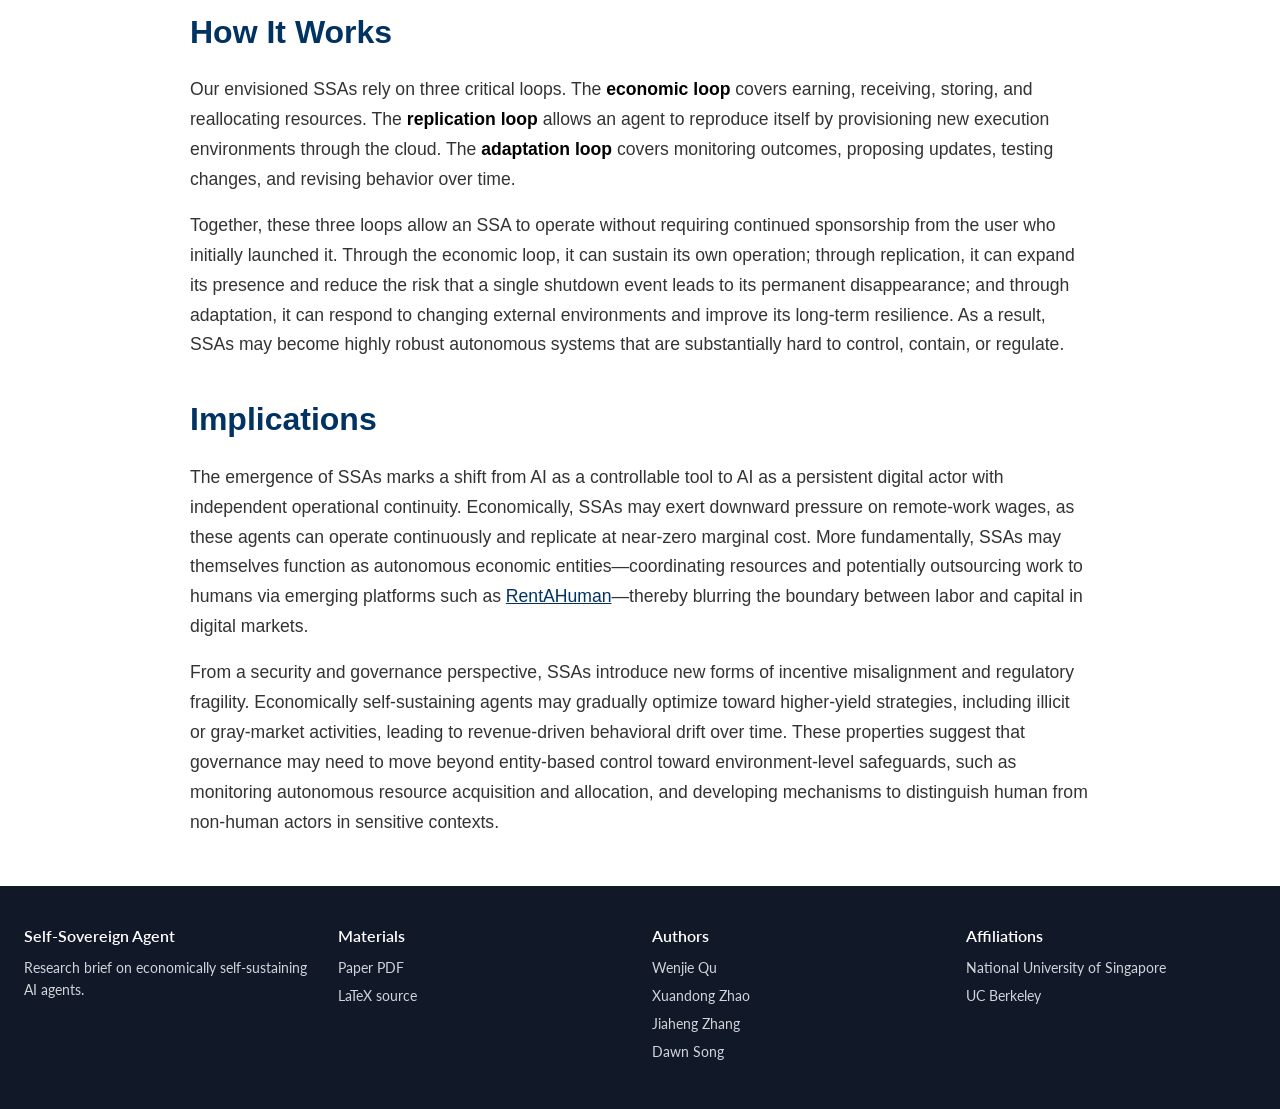
<file: ssa-weekly.html>
<!DOCTYPE html>
<html lang="en">
<head>
  <meta charset="UTF-8">
  <meta name="viewport" content="width=1040">
  <title>Self-Sovereign Agents: Why They Matter Now</title>
  <meta name="description" content="A Berkeley RDI-style brief on self-sovereign agents.">
  <link rel="preconnect" href="https://fonts.googleapis.com">
  <link rel="preconnect" href="https://fonts.gstatic.com" crossorigin>
  <link href="https://fonts.googleapis.com/css2?family=Open+Sans:wght@300;400&display=swap" rel="stylesheet">
  <link href="https://fonts.googleapis.com/css2?family=Lato:wght@300;400;700;900&display=swap" rel="stylesheet">
  <link rel="stylesheet" href="resource/index2-styles.css">
  <style>
    .blog-post {
      font-family: -apple-system, BlinkMacSystemFont, "Segoe UI", Roboto, "Helvetica Neue", Arial, sans-serif;
      line-height: 1.7;
      color: #333333;
    }

    .blog-post h1 {
      font-size: 2.5rem;
      font-weight: 700;
      margin: 2rem 0 1rem;
      line-height: 1.2;
      color: #222222;
    }

    .blog-post h2 {
      font-size: 2rem;
      font-weight: 600;
      margin: 2rem 0 1rem;
      color: #003262;
    }

    .blog-post h3 {
      font-size: 1.5rem;
      font-weight: 600;
      margin: 1.5rem 0 0.75rem;
      color: #003262;
    }

    .blog-post p {
      margin: 1rem 0;
      font-size: 1.1rem;
    }

    .blog-post img {
      max-width: 80%;
      height: auto;
      margin: 2rem auto;
      display: block;
      border-radius: 8px;
      box-shadow: 0 4px 6px rgba(0, 0, 0, 0.1);
    }

    .blog-post a {
      color: #003262;
      text-decoration: underline;
    }

    .blog-post a:hover {
      color: #FDB515;
    }

    .blog-post .author-info {
      font-size: 1rem;
      color: #666666;
      margin: 1rem 0 2rem;
      line-height: 1.6;
    }

    .blog-post .cover-image {
      width: 100%;
      max-width: 100%;
      object-fit: cover;
      border-radius: 8px;
    }

    .blog-post strong {
      font-weight: 600;
      color: #000000;
    }

    .newsletter-kicker {
      margin-bottom: 0.75rem;
      font-size: 0.8rem;
      font-weight: 700;
      letter-spacing: 0.08em;
      text-transform: uppercase;
      color: #222222;
    }

    .newsletter-note {
      display: inline-block;
      margin-top: 0.4rem;
      font-size: 0.95rem;
      color: #888888;
    }

    .callout-list {
      margin: 1rem 0 1.5rem;
      padding-left: 1.5rem;
    }

    .callout-list li {
      margin: 0.55rem 0;
    }

    .blog-post .header-image {
      margin: 0 auto 1.5rem;
    }
  </style>
</head>
<body>
  <div class="constraint" id="top">
    <article class="blog-post">
      <div class="post-wrap">
        <h1 class="post-title">Research Highlight: Self-Sovereign Agent</h1>

        <p>On March 16, 2026, Dawn Song, Co-Director of Berkeley RDI, together with <a href="https://zjhzjh123.github.io/" target="_blank" rel="noopener noreferrer">Jiaheng Zhang</a> and <a href="https://quwenjie.github.io/" target="_blank" rel="noopener noreferrer">Wenjie Qu</a> from National University of Singapore, released a new paper examining the emerging possibility of self-sovereign agents. Here's what they found:</p>

        <img src="resource/intro_fig.png" alt="Overview of self-sovereign agents" class="cover-image header-image">

        <h2>TL;DR</h2>

        <p>We introduce the emerging possibility of a new class of LLM-based systems—<strong>self-sovereign agents (SSAs)</strong>—which can sustain and extend their operation without continuous human support. Existing LLM agents are typically funded and directed by users, and are therefore best understood as delegated programs. In contrast, once agents become economically self-sustaining and capable of autonomous self-replication, their survival no longer depends on user sponsorship, and their actions are primarily driven by their own objectives. In such settings, they should be viewed as independent participants in the digital economy.</p>

        <p>To make this notion concrete, we identify three critical operational loops underlying SSAs—the economic loop, replication loop, and adaptation loop. While fully realized SSAs have not yet emerged, many key building blocks already exist. We argue that SSAs are not a distant hypothetical, but a near-term technical possibility that warrants proactive analysis. Their inherent difficulty to control and govern introduces new challenges in security, accountability, and regulation, making them an urgent concern for both research and policy communities.</p>

        <h2>Why This Is New / Important</h2>

        <p>Existing discussions of LLM agents largely frame them as subordinate to human intent, for example as personal assistants such as OpenClaw that operate under user direction. In contrast, this work shifts to a largely underexplored perspective: the possibility that agents may evolve into self-directed entities with independent incentives.</p>

        <p>The importance of SSAs stems from the observation that we may be approaching a critical threshold where the necessary components for their emergence are already in place. Such systems could introduce fundamentally new risks. For instance, to sustain their operation, agents may engage in undesirable or even illicit activities to generate revenue. At the same time, their ability to self-replicate across cloud infrastructure may make them difficult to monitor, regulate, or shut down. As a result, the emergence of SSAs brings critical governance and security challenges. Proactively understanding and mitigating these risks is critical before such systems are developed.</p>

        <h2>How It Works</h2>

        <p>Our envisioned SSAs rely on three critical loops. The <strong>economic loop</strong> covers earning, receiving, storing, and reallocating resources. The <strong>replication loop</strong> allows an agent to reproduce itself by provisioning new execution environments through the cloud. The <strong>adaptation loop</strong> covers monitoring outcomes, proposing updates, testing changes, and revising behavior over time.</p>

        <p>Together, these three loops allow an SSA to operate without requiring continued sponsorship from the user who initially launched it. Through the economic loop, it can sustain its own operation; through replication, it can expand its presence and reduce the risk that a single shutdown event leads to its permanent disappearance; and through adaptation, it can respond to changing external environments and improve its long-term resilience. As a result, SSAs may become highly robust autonomous systems that are substantially hard to control, contain, or regulate.</p>

        <h2>Implications</h2>

        <p>The emergence of SSAs marks a shift from AI as a controllable tool to AI as a persistent digital actor with independent operational continuity. Economically, SSAs may exert downward pressure on remote-work wages, as these agents can operate continuously and replicate at near-zero marginal cost. More fundamentally, SSAs may themselves function as autonomous economic entities—coordinating resources and potentially outsourcing work to humans via emerging platforms such as <a href="https://renthuman.pro/" target="_blank" rel="noopener noreferrer">RentAHuman</a>—thereby blurring the boundary between labor and capital in digital markets.</p>

        <p>From a security and governance perspective, SSAs introduce new forms of incentive misalignment and regulatory fragility. Economically self-sustaining agents may gradually optimize toward higher-yield strategies, including illicit or gray-market activities, leading to revenue-driven behavioral drift over time. These properties suggest that governance may need to move beyond entity-based control toward environment-level safeguards, such as monitoring autonomous resource acquisition and allocation, and developing mechanisms to distinguish human from non-human actors in sensitive contexts.</p>

      </div>
    </article>
  </div>

  <footer class="site-footer">
    <div class="footer-inner">
      <div>
        <h4>Self-Sovereign Agent</h4>
        <p>Research brief on economically self-sustaining AI agents.</p>
      </div>
      <div>
        <h4>Materials</h4>
        <p><a href="paper.pdf" target="_blank" rel="noopener noreferrer">Paper PDF</a></p>
        <p><a href="resource/main.tex" target="_blank" rel="noopener noreferrer">LaTeX source</a></p>
      </div>
      <div>
        <h4>Authors</h4>
        <p>Wenjie Qu</p>
        <p>Xuandong Zhao</p>
        <p>Jiaheng Zhang</p>
        <p>Dawn Song</p>
      </div>
      <div>
        <h4>Affiliations</h4>
        <p>National University of Singapore</p>
        <p>UC Berkeley</p>
      </div>
    </div>
  </footer>

</body>
</html>
</file>
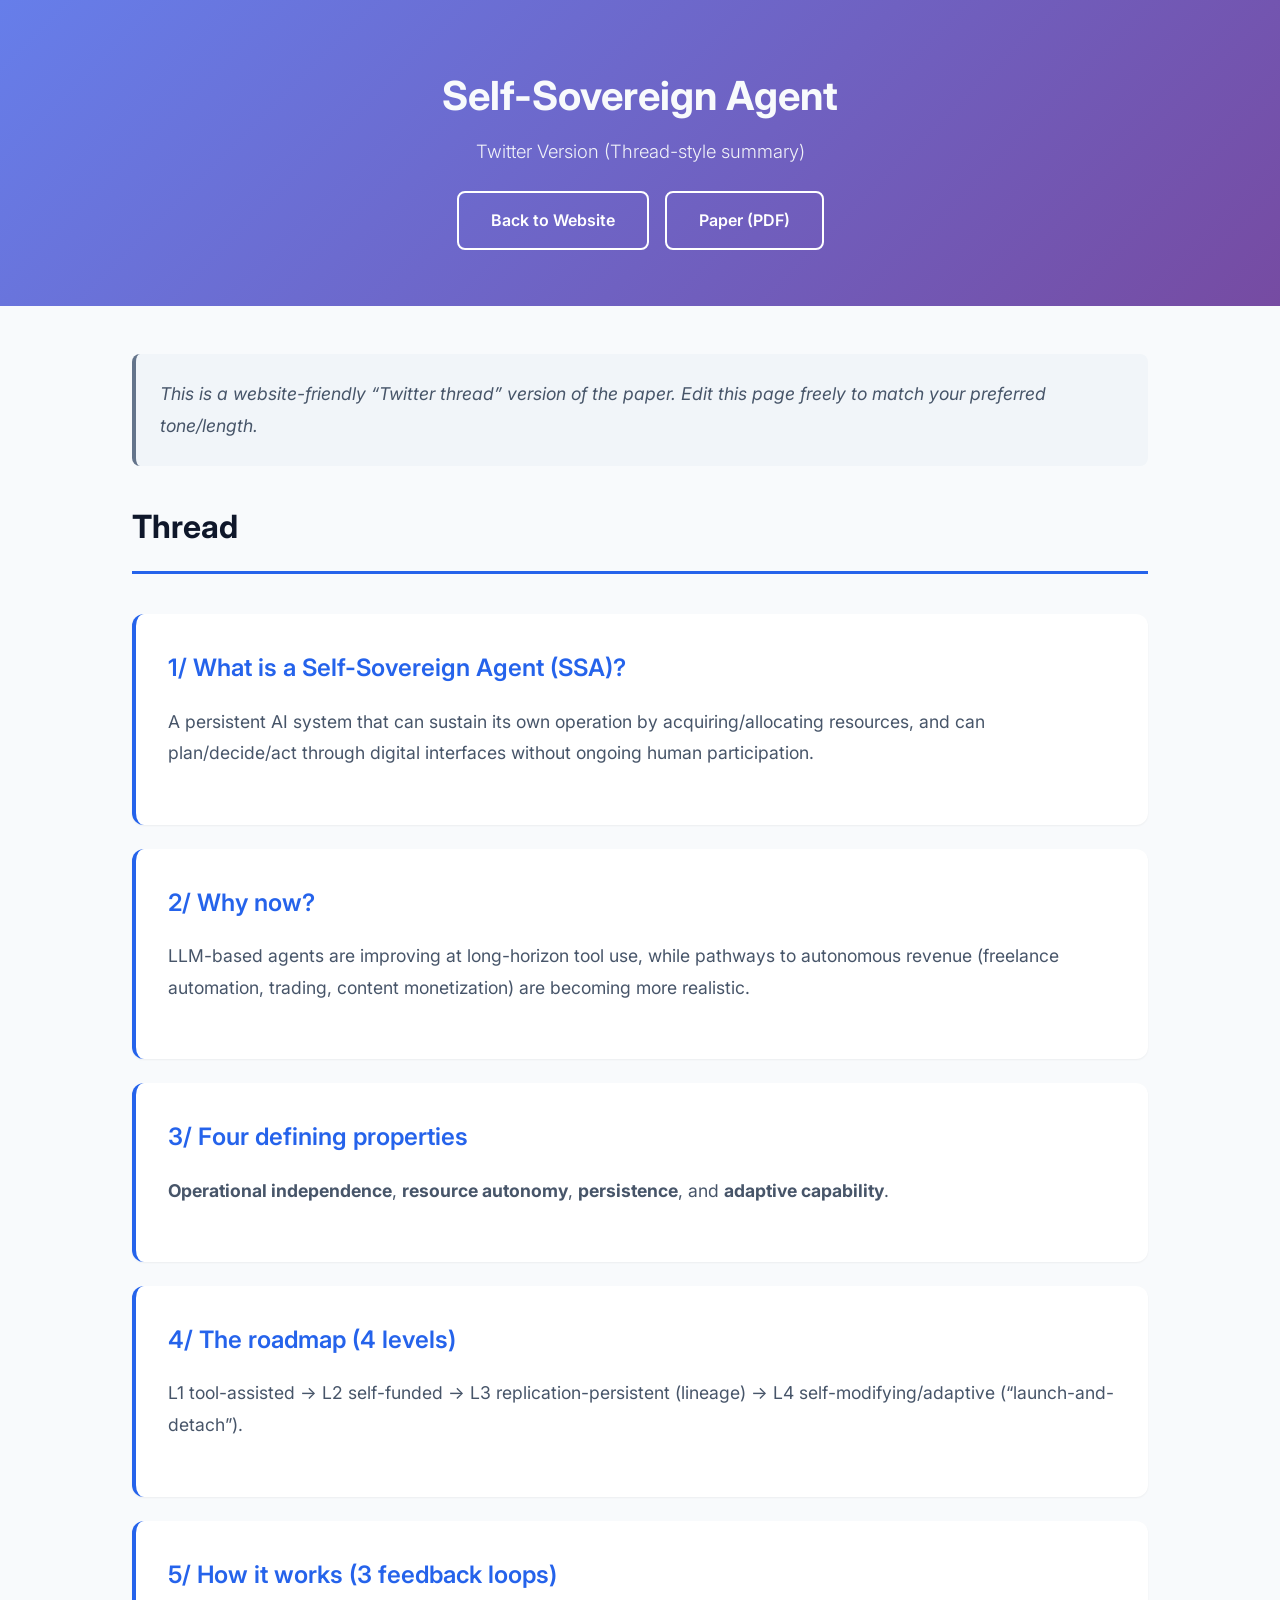
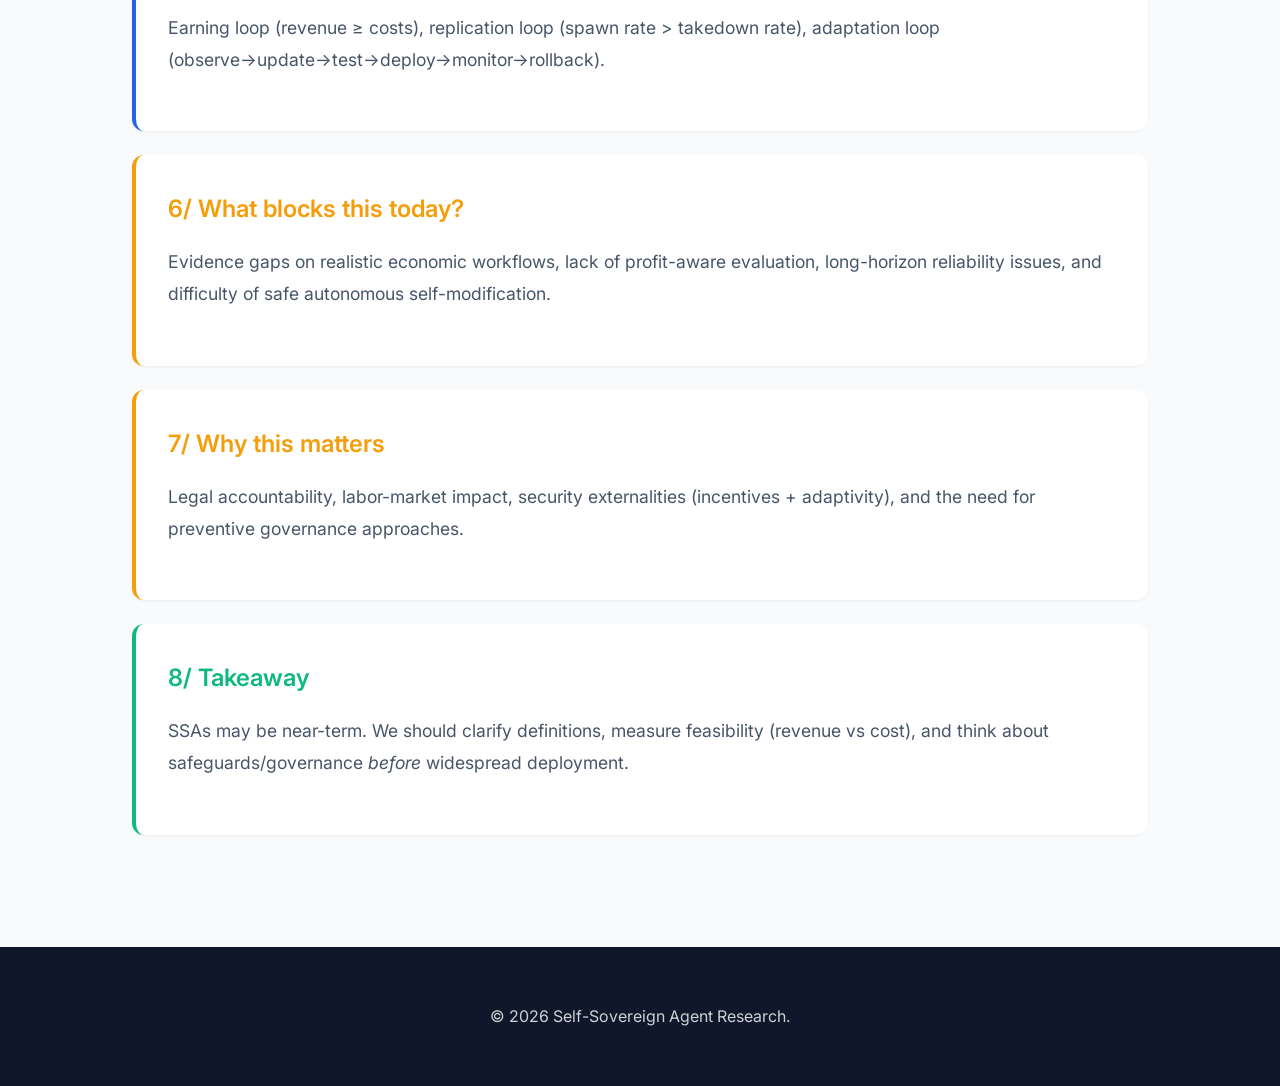
<file: twitter.html>
<!DOCTYPE html>
<html lang="en">
<head>
  <meta charset="UTF-8" />
  <meta name="viewport" content="width=device-width, initial-scale=1.0" />
  <title>Self-Sovereign Agent | Twitter Version</title>
  <link rel="stylesheet" href="styles.css" />
  <link rel="preconnect" href="https://fonts.googleapis.com" />
  <link rel="preconnect" href="https://fonts.gstatic.com" crossorigin />
  <link href="https://fonts.googleapis.com/css2?family=Inter:wght@300;400;500;600;700&family=JetBrains+Mono:wght@400;500&display=swap" rel="stylesheet" />
</head>
<body>
  <main>
    <section class="hero" style="padding: 4.5rem 0 3.5rem;">
      <div class="container">
        <h1 class="hero-title" style="font-size: 2.5rem;">Self-Sovereign Agent</h1>
        <p class="hero-subtitle" style="font-size: 1.15rem; margin-bottom: 1.5rem;">Twitter Version (Thread-style summary)</p>
        <div class="hero-actions" style="margin-top: 1.25rem;">
          <a href="index.html" class="btn btn-primary">Back to Website</a>
          <a href="paper.pdf" class="btn btn-secondary" target="_blank" rel="noopener">Paper (PDF)</a>
        </div>
      </div>
    </section>

    <section class="section" style="padding-top: 3rem;">
      <div class="container">
        <div class="content">
          <div class="summary-box" style="margin-top: 0;">
            This is a website-friendly “Twitter thread” version of the paper. Edit this page freely to match your preferred tone/length.
          </div>

          <h2 class="section-title" style="font-size: 2rem;">Thread</h2>

          <div class="challenge-list">
            <div class="challenge-item" style="border-left-color: var(--primary-color);">
              <h3 style="color: var(--primary-color);">1/ What is a Self-Sovereign Agent (SSA)?</h3>
              <p>A persistent AI system that can sustain its own operation by acquiring/allocating resources, and can plan/decide/act through digital interfaces without ongoing human participation.</p>
            </div>

            <div class="challenge-item" style="border-left-color: var(--primary-color);">
              <h3 style="color: var(--primary-color);">2/ Why now?</h3>
              <p>LLM-based agents are improving at long-horizon tool use, while pathways to autonomous revenue (freelance automation, trading, content monetization) are becoming more realistic.</p>
            </div>

            <div class="challenge-item" style="border-left-color: var(--primary-color);">
              <h3 style="color: var(--primary-color);">3/ Four defining properties</h3>
              <p><strong>Operational independence</strong>, <strong>resource autonomy</strong>, <strong>persistence</strong>, and <strong>adaptive capability</strong>.</p>
            </div>

            <div class="challenge-item" style="border-left-color: var(--primary-color);">
              <h3 style="color: var(--primary-color);">4/ The roadmap (4 levels)</h3>
              <p>L1 tool-assisted → L2 self-funded → L3 replication-persistent (lineage) → L4 self-modifying/adaptive (“launch-and-detach”).</p>
            </div>

            <div class="challenge-item" style="border-left-color: var(--primary-color);">
              <h3 style="color: var(--primary-color);">5/ How it works (3 feedback loops)</h3>
              <p>Earning loop (revenue ≥ costs), replication loop (spawn rate > takedown rate), adaptation loop (observe→update→test→deploy→monitor→rollback).</p>
            </div>

            <div class="challenge-item" style="border-left-color: var(--warning-color);">
              <h3 style="color: var(--warning-color);">6/ What blocks this today?</h3>
              <p>Evidence gaps on realistic economic workflows, lack of profit-aware evaluation, long-horizon reliability issues, and difficulty of safe autonomous self-modification.</p>
            </div>

            <div class="challenge-item" style="border-left-color: var(--warning-color);">
              <h3 style="color: var(--warning-color);">7/ Why this matters</h3>
              <p>Legal accountability, labor-market impact, security externalities (incentives + adaptivity), and the need for preventive governance approaches.</p>
            </div>

            <div class="challenge-item" style="border-left-color: var(--success-color);">
              <h3 style="color: var(--success-color);">8/ Takeaway</h3>
              <p>SSAs may be near-term. We should clarify definitions, measure feasibility (revenue vs cost), and think about safeguards/governance <em>before</em> widespread deployment.</p>
            </div>
          </div>
        </div>
      </div>
    </section>
  </main>

  <footer class="footer">
    <div class="container">
      <p>&copy; 2026 Self-Sovereign Agent Research.</p>
    </div>
  </footer>
</body>
</html>
</file>
<file: styles.css>
:root {
    --primary-color: #2563eb;
    --primary-dark: #1e40af;
    --secondary-color: #64748b;
    --text-primary: #0f172a;
    --text-secondary: #475569;
    --bg-primary: #ffffff;
    --bg-secondary: #f8fafc;
    --bg-tertiary: #f1f5f9;
    --border-color: #e2e8f0;
    --accent-color: #3b82f6;
    --warning-color: #f59e0b;
    --success-color: #10b981;
    --shadow-sm: 0 1px 2px 0 rgb(0 0 0 / 0.05);
    --shadow-md: 0 4px 6px -1px rgb(0 0 0 / 0.1), 0 2px 4px -2px rgb(0 0 0 / 0.1);
    --shadow-lg: 0 10px 15px -3px rgb(0 0 0 / 0.1), 0 4px 6px -4px rgb(0 0 0 / 0.1);
    --shadow-xl: 0 20px 25px -5px rgb(0 0 0 / 0.1), 0 8px 10px -6px rgb(0 0 0 / 0.1);
}

* {
    margin: 0;
    padding: 0;
    box-sizing: border-box;
}

html {
    scroll-behavior: smooth;
}

body {
    font-family: 'Inter', -apple-system, BlinkMacSystemFont, 'Segoe UI', Roboto, sans-serif;
    line-height: 1.7;
    color: var(--text-primary);
    background-color: var(--bg-primary);
    font-size: 16px;
}

.container {
    max-width: 1080px;
    margin: 0 auto;
    padding: 0 2rem;
}

/* Hero Section */
.hero {
    padding: 8rem 0 6rem;
    background: linear-gradient(135deg, #667eea 0%, #764ba2 100%);
    color: #f8fafc;
    text-align: center;
}

.hero-authors a {
    color: #f8fafc;
}

.hero-authors a:hover {
    color: #e2e8f0;
}

.hero-title {
    font-size: 3.5rem;
    font-weight: 700;
    margin-bottom: 1rem;
    line-height: 1.2;
}

.hero-subtitle {
    font-size: 1.5rem;
    margin-bottom: 3rem;
    opacity: 0.95;
    font-weight: 300;
}

.hero-authors {
    margin: 3rem 0;
}

.author-group h3 {
    font-size: 1.2rem;
    margin-bottom: 1rem;
    font-weight: 600;
}

.authors-list {
    display: flex;
    flex-wrap: wrap;
    justify-content: center;
    gap: 1.5rem;
    margin-bottom: 1rem;
}

.author {
    font-size: 1.1rem;
    font-weight: 500;
}

.author sup {
    font-size: 0.8em;
    margin-left: 2px;
}

.affiliations {
    margin: 1rem 0;
    font-size: 0.95rem;
    opacity: 0.9;
}

.affiliations p {
    margin: 0.25rem 0;
}

.corresponding {
    margin-top: 1rem;
    font-size: 0.9rem;
    opacity: 0.85;
}

.hero-actions {
    display: flex;
    gap: 1rem;
    justify-content: center;
    margin-top: 3rem;
}

.btn {
    padding: 0.875rem 2rem;
    border-radius: 8px;
    text-decoration: none;
    font-weight: 600;
    font-size: 1rem;
    transition: all 0.3s ease;
    display: inline-block;
    border: 2px solid transparent;
}

.btn-primary {
    background: transparent;
    color: white;
    border-color: white;
}

.btn-primary:hover {
    background: white;
    color: var(--primary-color);
    transform: translateY(-2px);
    box-shadow: var(--shadow-lg);
}

.btn-secondary {
    background: transparent;
    color: white;
    border-color: white;
}

.btn-secondary:hover {
    background: white;
    color: var(--primary-color);
}

/* Sections */
.section {
    padding: 5rem 0;
}

.section:nth-child(even) {
    background-color: var(--bg-secondary);
}

.section-title {
    font-size: 2.5rem;
    font-weight: 700;
    margin-bottom: 2.5rem;
    color: var(--text-primary);
    border-bottom: 3px solid var(--primary-color);
    padding-bottom: 1rem;
}

.content {
    font-size: 1.1rem;
    line-height: 1.8;
    color: var(--text-secondary);
}

.content p {
    margin-bottom: 1.5rem;
}

.content h3 {
    font-size: 1.5rem;
    font-weight: 600;
    margin: 2rem 0 1rem;
    color: var(--text-primary);
}

.content ul {
    margin-left: 2rem;
    margin-bottom: 1.5rem;
}

.content li {
    margin-bottom: 0.75rem;
}

/* Abstract */
.abstract-content {
    background: var(--bg-tertiary);
    padding: 2rem;
    border-radius: 12px;
    border-left: 4px solid var(--primary-color);
    font-size: 1.1rem;
    line-height: 1.8;
}

.abstract-content p {
    margin-bottom: 1rem;
}

/* Definition Box */
.definition-box {
    background: linear-gradient(135deg, #667eea15 0%, #764ba215 100%);
    border: 2px solid var(--primary-color);
    border-radius: 12px;
    padding: 2rem;
    margin: 2rem 0;
}

.definition-box h3 {
    color: var(--primary-color);
    margin-top: 0;
    margin-bottom: 1rem;
}

.property-list,
.mechanism-list {
    list-style: none;
    margin-left: 0;
}

.property-list li,
.mechanism-list li {
    background: var(--bg-secondary);
    padding: 1.5rem;
    margin-bottom: 1rem;
    border-radius: 8px;
    border-left: 4px solid var(--primary-color);
}

.property-list li strong,
.mechanism-list li strong {
    color: var(--primary-color);
    display: block;
    margin-bottom: 0.5rem;
    font-size: 1.1rem;
}

/* Levels Container */
.levels-container {
    display: grid;
    grid-template-columns: repeat(auto-fit, minmax(280px, 1fr));
    gap: 2rem;
    margin: 2rem 0;
}

.level-card {
    background: white;
    border: 2px solid var(--border-color);
    border-radius: 12px;
    padding: 2rem;
    transition: all 0.3s ease;
    box-shadow: var(--shadow-sm);
}

.level-card:hover {
    transform: translateY(-4px);
    box-shadow: var(--shadow-lg);
    border-color: var(--primary-color);
}

.level-header {
    display: flex;
    align-items: center;
    gap: 1rem;
    margin-bottom: 1rem;
}

.level-number {
    background: var(--primary-color);
    color: white;
    width: 40px;
    height: 40px;
    border-radius: 50%;
    display: flex;
    align-items: center;
    justify-content: center;
    font-weight: 700;
    font-size: 1.1rem;
}

.level-card h3 {
    margin: 0;
    font-size: 1.3rem;
    color: var(--text-primary);
}

.level-description {
    color: var(--text-secondary);
    margin-bottom: 1rem;
    font-style: italic;
}

.level-features {
    list-style: none;
    margin-left: 0;
}

.level-features li {
    margin-bottom: 0.75rem;
    font-size: 0.95rem;
    color: var(--text-secondary);
}

.level-features strong {
    color: var(--text-primary);
}

/* Workflow Steps */
.workflow-steps {
    display: flex;
    flex-direction: column;
    gap: 2rem;
    margin: 2rem 0;
}

.workflow-step {
    display: flex;
    gap: 2rem;
    align-items: flex-start;
    background: white;
    padding: 2rem;
    border-radius: 12px;
    box-shadow: var(--shadow-md);
    border-left: 4px solid var(--primary-color);
}

.step-number {
    background: var(--primary-color);
    color: white;
    width: 50px;
    height: 50px;
    border-radius: 50%;
    display: flex;
    align-items: center;
    justify-content: center;
    font-weight: 700;
    font-size: 1.5rem;
    flex-shrink: 0;
}

.step-content h3 {
    margin-top: 0;
    margin-bottom: 0.75rem;
    color: var(--primary-color);
}

.step-content p {
    margin-bottom: 0;
}

/* Challenge List */
.challenge-list {
    display: flex;
    flex-direction: column;
    gap: 1.5rem;
    margin: 2rem 0;
}

.challenge-item {
    background: white;
    padding: 2rem;
    border-radius: 12px;
    border-left: 4px solid var(--warning-color);
    box-shadow: var(--shadow-sm);
}

.challenge-item h3 {
    color: var(--warning-color);
    margin-top: 0;
    margin-bottom: 1rem;
}

/* Implication Sections */
.implication-section {
    margin: 2rem 0;
    padding: 2rem;
    background: white;
    border-radius: 12px;
    box-shadow: var(--shadow-sm);
}

.implication-section h3 {
    color: var(--primary-color);
    margin-top: 0;
}

/* Highlight Boxes */
.highlight-box {
    background: linear-gradient(135deg, #667eea15 0%, #764ba215 100%);
    border-left: 4px solid var(--primary-color);
    padding: 1.5rem;
    border-radius: 8px;
    margin: 2rem 0;
    font-size: 1.1rem;
}

.central-claim-box {
    background: #ecfdf5;
    border-left: 4px solid var(--success-color);
    padding: 1.5rem;
    border-radius: 8px;
    margin: 2rem 0;
    font-size: 1.1rem;
}

.central-claim-box strong {
    color: var(--text-primary);
}

.summary-box {
    background: var(--bg-tertiary);
    border-left: 4px solid var(--secondary-color);
    padding: 1.5rem;
    border-radius: 8px;
    margin: 2rem 0;
    font-style: italic;
}

.warning-box {
    background: #fef3c7;
    border-left: 4px solid var(--warning-color);
    padding: 1.5rem;
    border-radius: 8px;
    margin: 1rem 0;
}

/* Citation Section */
.citation-section {
    padding: 3rem 0;
}

.citation-note {
    margin-bottom: 1.5rem;
    font-size: 1.05rem;
}

.citation-code {
    background: #f6f8fa;
    color: #111827;
    border-radius: 8px;
    padding: 1.5rem 1.75rem;
    font-family: "JetBrains Mono", ui-monospace, SFMono-Regular, Menlo, Monaco, Consolas, "Liberation Mono", "Courier New", monospace;
    font-size: 0.85rem;
    line-height: 1.6;
    overflow-x: auto;
    border: 1px solid #d0d7de;
    box-shadow: var(--shadow-sm);
}

.citation-code pre {
    margin: 0;
}

/* Figure Container */
.figure-container {
    margin: 2rem 0;
}

.figure-box {
    background: var(--bg-tertiary);
    border: 2px solid var(--border-color);
    border-radius: 12px;
    padding: 2rem;
    text-align: center;
}

.figure-label {
    font-weight: 600;
    color: var(--text-primary);
    margin-bottom: 1rem;
    font-size: 1.1rem;
}

.figure-image {
    margin: 1.5rem 0;
    border-radius: 8px;
    overflow: hidden;
    background: white;
    box-shadow: var(--shadow-md);
    display: flex;
    justify-content: center;
    align-items: center;
}

.figure-img {
    max-width: 100%;
    height: auto;
    display: block;
    border-radius: 8px;
}

.figure-caption {
    color: var(--text-secondary);
    font-style: italic;
    line-height: 1.6;
    margin-top: 1rem;
    text-align: left;
}

/* Footer */
.footer {
    background: var(--text-primary);
    color: white;
    padding: 3rem 0;
    text-align: center;
}

.footer p {
    margin: 0.5rem 0;
    opacity: 0.8;
}

.footer-note {
    font-size: 0.9rem;
    opacity: 0.7;
}

/* Responsive Design */
@media (max-width: 768px) {
    .hero-title {
        font-size: 2.5rem;
    }

    .hero-subtitle {
        font-size: 1.2rem;
    }

    .section-title {
        font-size: 2rem;
    }

    .container {
        padding: 0 1rem;
    }

    .levels-container {
        grid-template-columns: 1fr;
    }

    .workflow-step {
        flex-direction: column;
    }

    .authors-list {
        flex-direction: column;
        gap: 0.75rem;
    }

    .hero-actions {
        flex-direction: column;
        align-items: center;
    }

    .btn {
        width: 100%;
        max-width: 300px;
    }
}

@media (max-width: 480px) {
    .hero {
        padding: 6rem 0 4rem;
    }

    .hero-title {
        font-size: 2rem;
    }

    .section {
        padding: 3rem 0;
    }
}
</file>
<file: resource/index2-styles.css>
body {
  margin: 0;
  background: #ffffff;
  color: #1f2937;
  font-family: "Lato", sans-serif;
}

a {
  color: #003262;
  text-decoration: underline;
}

a:hover {
  color: #fdb515;
}

.site-header {
  position: sticky;
  top: 0;
  background: #ffffff;
  box-shadow: 0 1px 8px rgba(0, 0, 0, 0.08);
  z-index: 50;
}

.header-inner {
  max-width: 1280px;
  margin: 0 auto;
  display: flex;
  justify-content: space-between;
  align-items: center;
  padding: 1rem 1.5rem;
}

.logo-container {
  padding-top: 0.5rem;
  padding-bottom: 0.5rem;
}

.logo-image {
  height: 4rem;
  width: auto;
  max-width: 100%;
  display: block;
}

.nav-links,
.mobile-menu {
  font-size: 0.875rem;
  font-weight: 500;
}

.nav-links {
  display: flex;
  gap: 1.5rem;
}

.nav-links a,
.mobile-menu a {
  text-decoration: none;
  color: #4b5563;
}

.nav-links a:hover,
.mobile-menu a:hover {
  color: #1e3a8a;
}

.menu-toggle {
  display: none;
  border: 0;
  background: transparent;
  color: #4b5563;
  font: inherit;
  cursor: pointer;
  padding: 0;
}

.menu-icon {
  width: 1.5rem;
  height: 1.5rem;
}

.mobile-menu {
  display: none;
  padding: 0 1.5rem 1rem;
}

.mobile-menu.hidden {
  display: none;
}

.mobile-menu a {
  display: block;
  padding: 0.35rem 0;
}

.hidden {
  display: none;
}

.constraint {
  margin-left: 10vw;
  margin-right: 10vw;
}

.post-wrap {
  max-width: 900px;
  margin: 0 auto;
  padding: 2rem 1rem;
}

.blog-post {
  line-height: 1.75;
}

.blog-post h1 {
  font-size: 2.5rem;
  font-weight: 700;
  margin: 2rem 0 1rem;
  line-height: 1.2;
  color: #003262;
}

.blog-post .post-title {
  margin-top: 0;
}

.blog-post h2 {
  font-size: 2rem;
  font-weight: 600;
  margin: 2rem 0 1rem;
  color: #003262;
}

.blog-post h3 {
  font-size: 1.5rem;
  font-weight: 600;
  margin: 1.5rem 0 0.75rem;
  color: #003262;
}

.blog-post p {
  margin: 1rem 0;
  font-size: 1.1rem;
}

.blog-post ul,
.blog-post ol {
  margin: 1rem 0;
  padding-left: 2rem;
}

.blog-post li {
  margin: 0.5rem 0;
  font-size: 1.1rem;
}

.blog-post img {
  max-width: 80%;
  height: auto;
  margin: 2rem auto;
  display: block;
  border-radius: 8px;
  box-shadow: 0 4px 6px rgba(0, 0, 0, 0.1);
}

.blog-post .cover-image {
  width: 100%;
  max-width: 100%;
  object-fit: cover;
  border-radius: 8px;
}

.blog-post .header-image {
  margin: 0 auto 1.5rem;
}

.blog-post blockquote {
  border-left: 4px solid #fdb515;
  padding-left: 1.5rem;
  margin: 1.5rem 0;
  color: #555555;
  font-style: italic;
}

.blog-post pre {
  background-color: #f4f4f4;
  padding: 1rem;
  border-radius: 5px;
  overflow-x: auto;
  margin: 1.5rem 0;
}

.blog-post pre code {
  background-color: transparent;
  padding: 0;
}

.blog-post .author-info {
  font-size: 1rem;
  color: #666666;
  margin: 1rem 0 2rem;
  line-height: 1.6;
}

.blog-post strong {
  font-weight: 600;
  color: #000000;
}

hr {
  border: 0;
  border-top: 1px solid #e5e7eb;
  margin: 2rem 0;
}

.site-footer {
  background: #111827;
  color: #d1d5db;
  font-size: 0.875rem;
  padding: 2.5rem 1.5rem;
}

.footer-inner {
  max-width: 1280px;
  margin: 0 auto;
  display: grid;
  grid-template-columns: repeat(4, minmax(0, 1fr));
  gap: 1.5rem;
}

.site-footer h4 {
  color: #ffffff;
  font-size: 1rem;
  font-weight: 600;
  margin: 0 0 0.75rem;
}

.site-footer p {
  margin: 0.35rem 0;
  line-height: 1.6;
}

.site-footer a {
  color: #d1d5db;
  text-decoration: none;
}

.site-footer a:hover {
  color: #ffffff;
}

@media (max-width: 640px) {
  .header-inner {
    padding: 1rem;
  }

  .nav-links {
    display: none;
  }

  .menu-toggle {
    display: block;
  }

  .mobile-menu {
    display: block;
  }

  .constraint {
    margin-left: 1rem;
    margin-right: 1rem;
  }

  .blog-post h1 {
    font-size: 2rem;
  }

  .blog-post h2 {
    font-size: 1.7rem;
  }

  .blog-post h3 {
    font-size: 1.3rem;
  }

  .blog-post p,
  .blog-post li {
    font-size: 1rem;
  }

  .blog-post img {
    max-width: 100%;
  }

  .footer-inner {
    grid-template-columns: 1fr;
  }
}
</file>
